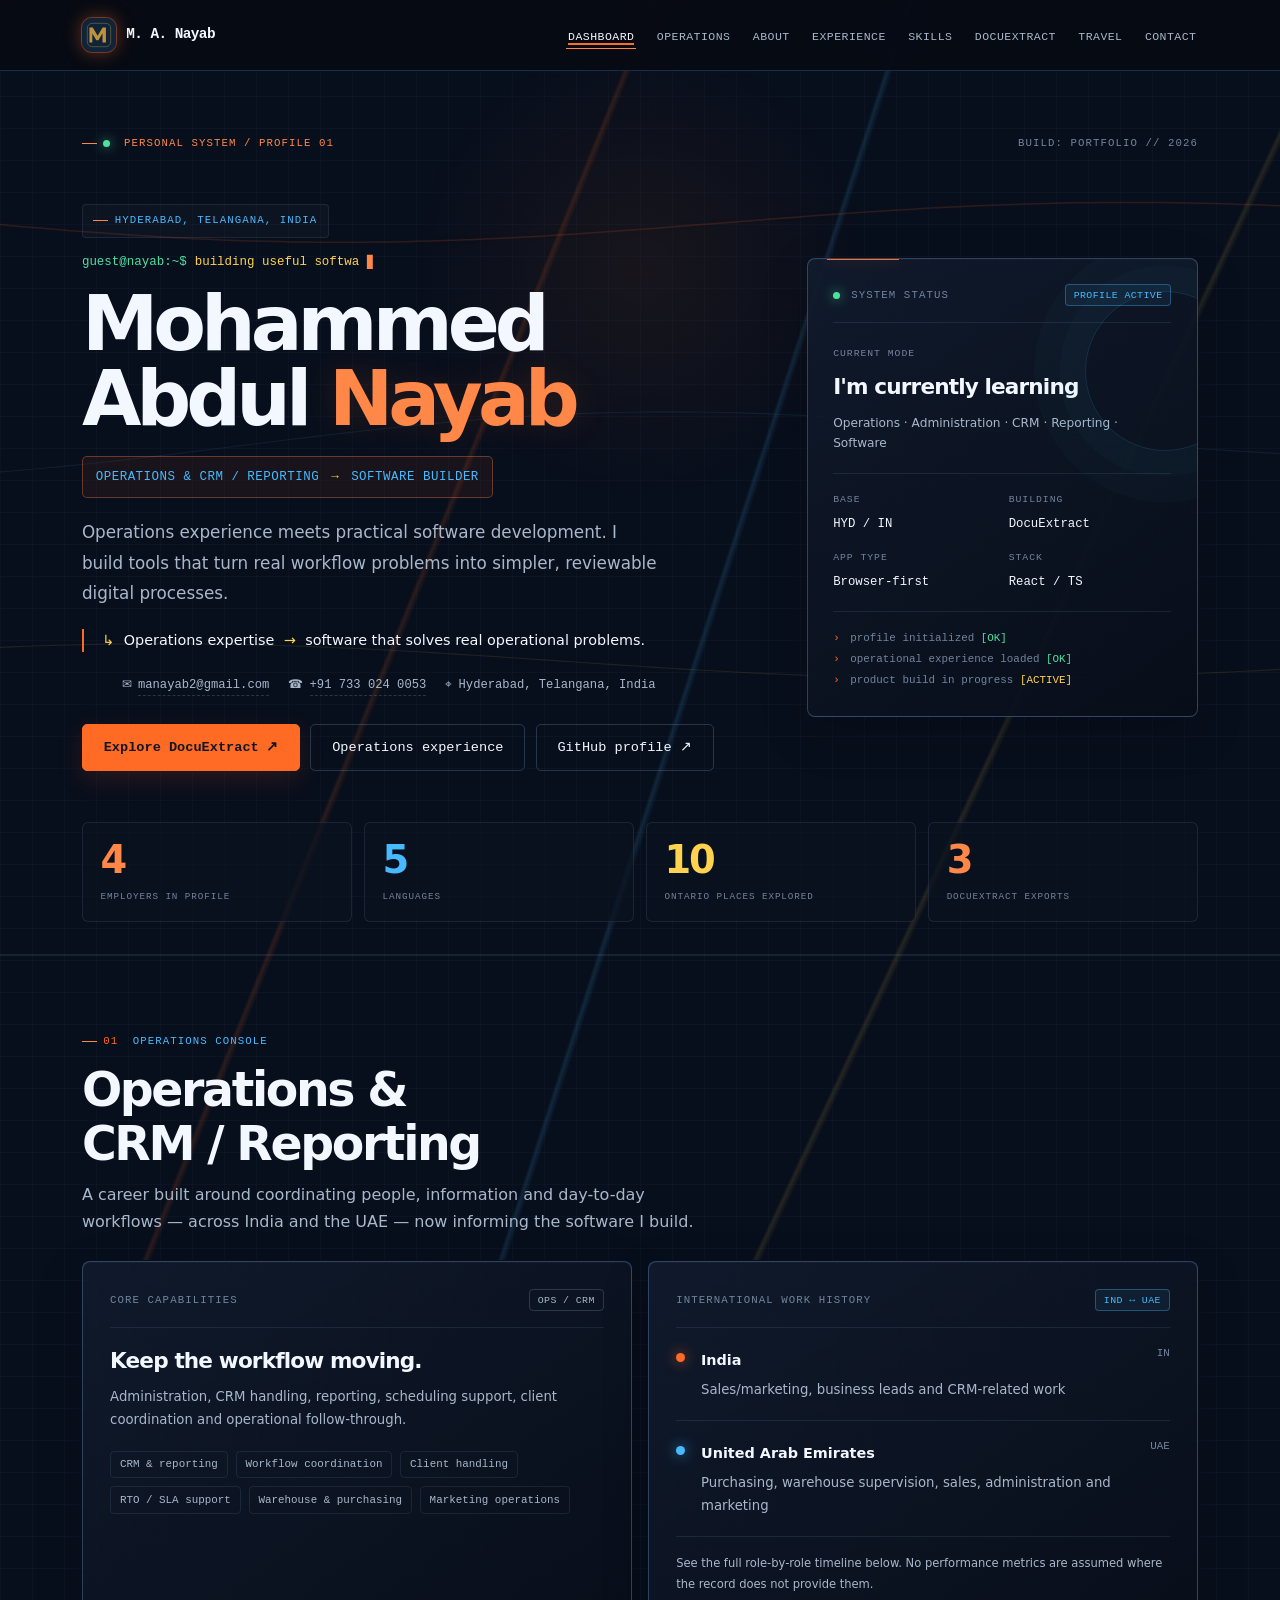
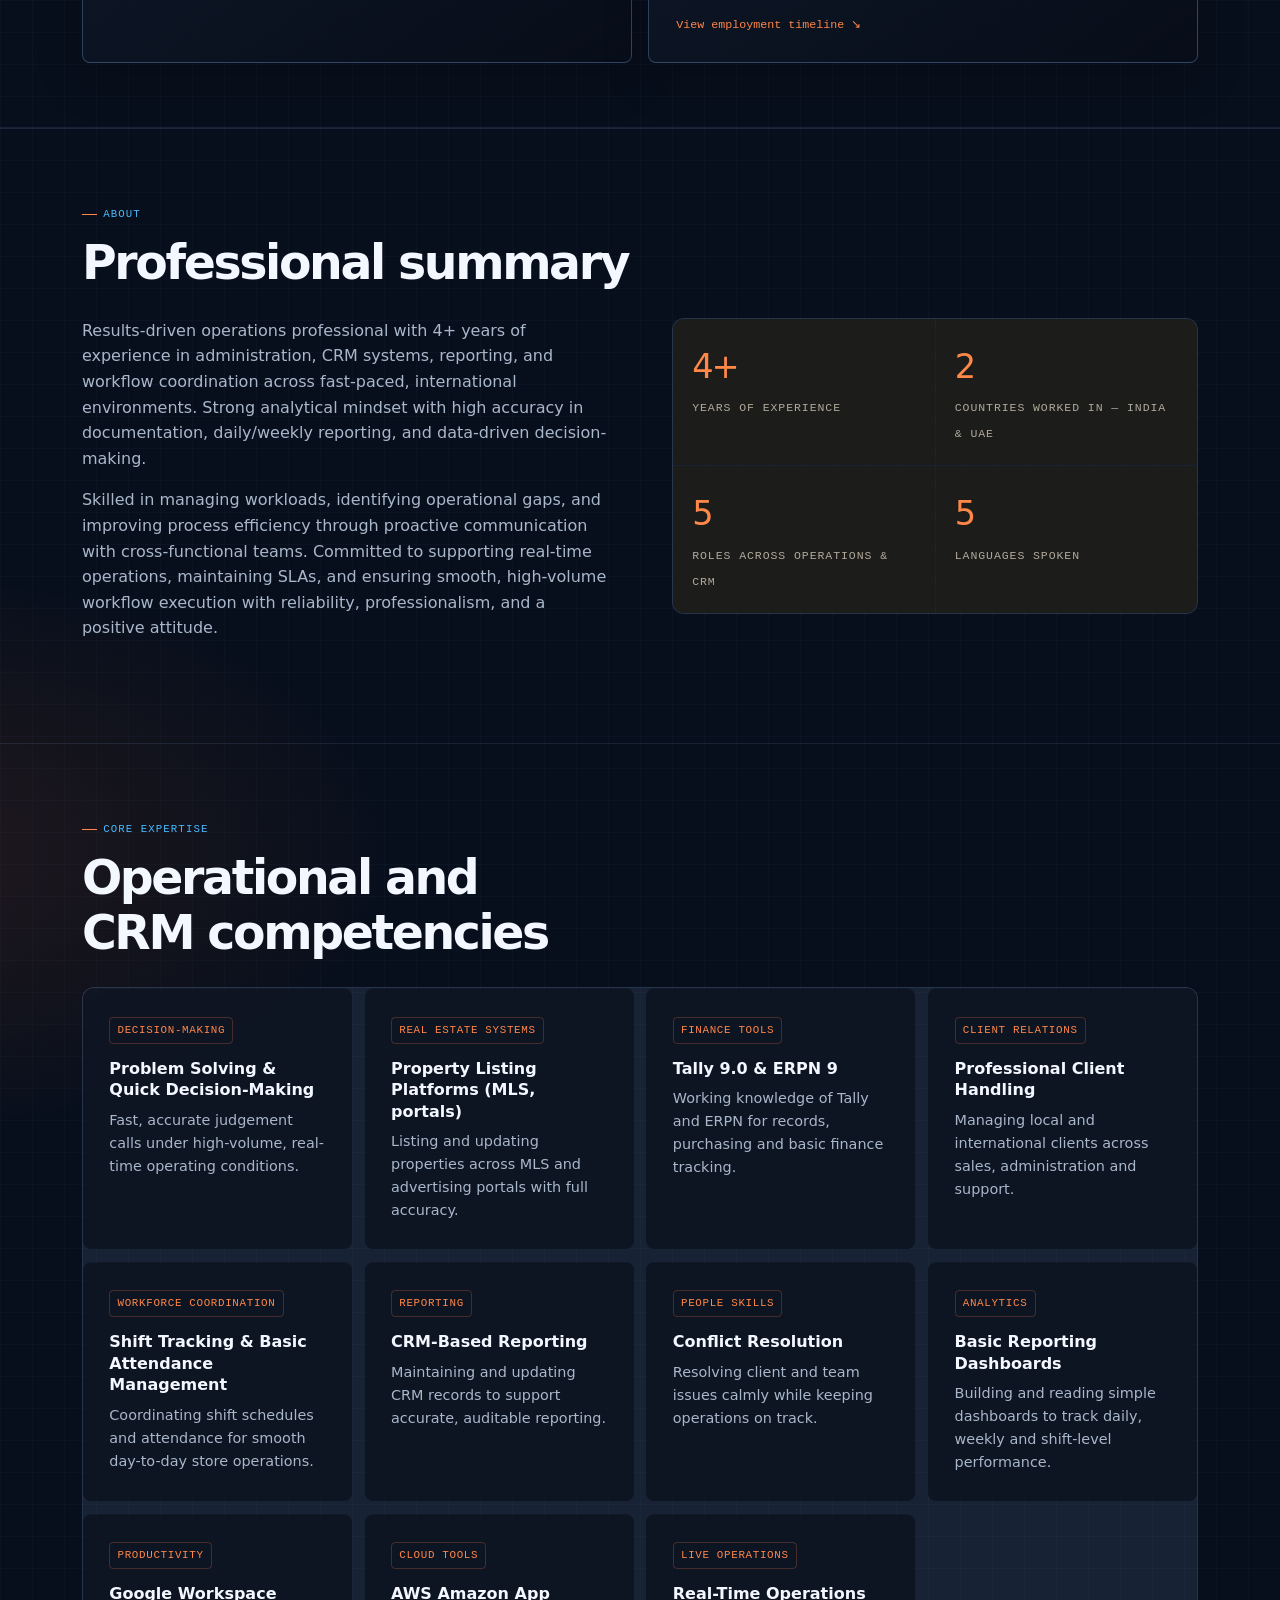
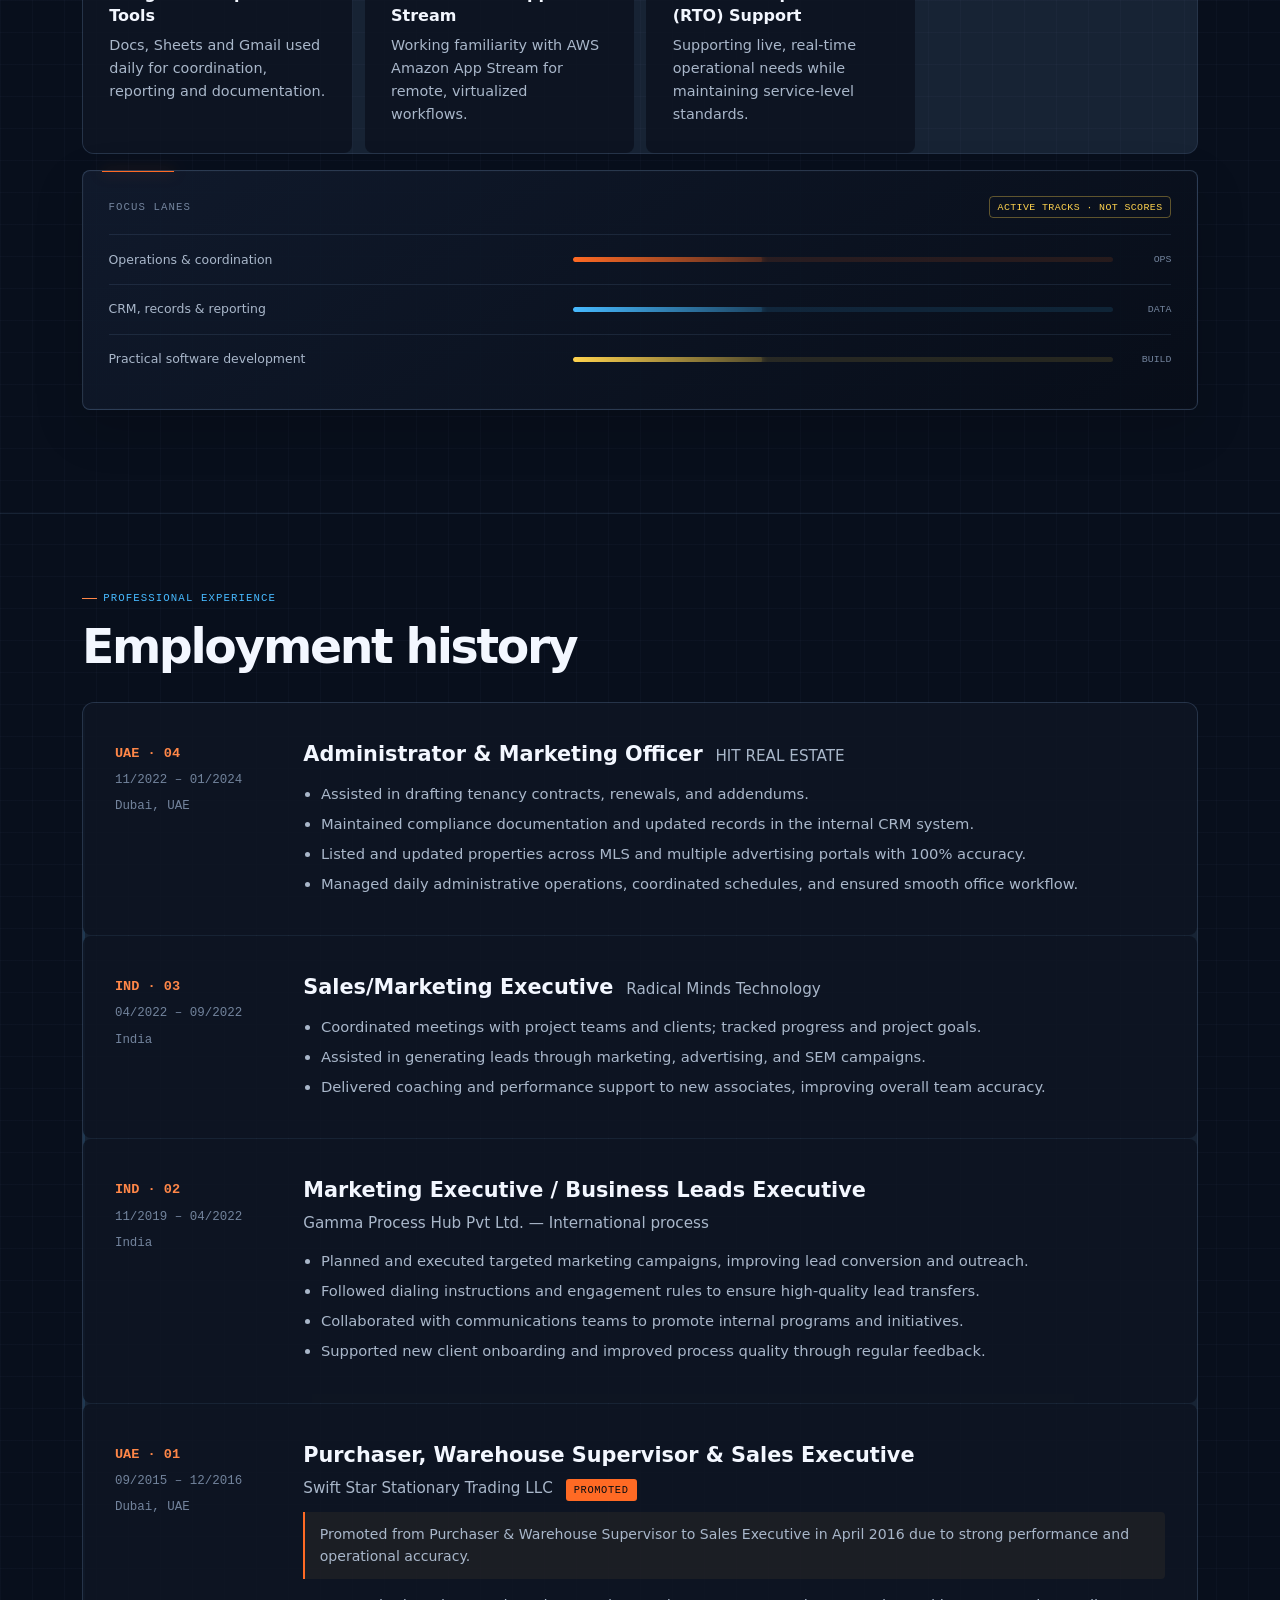
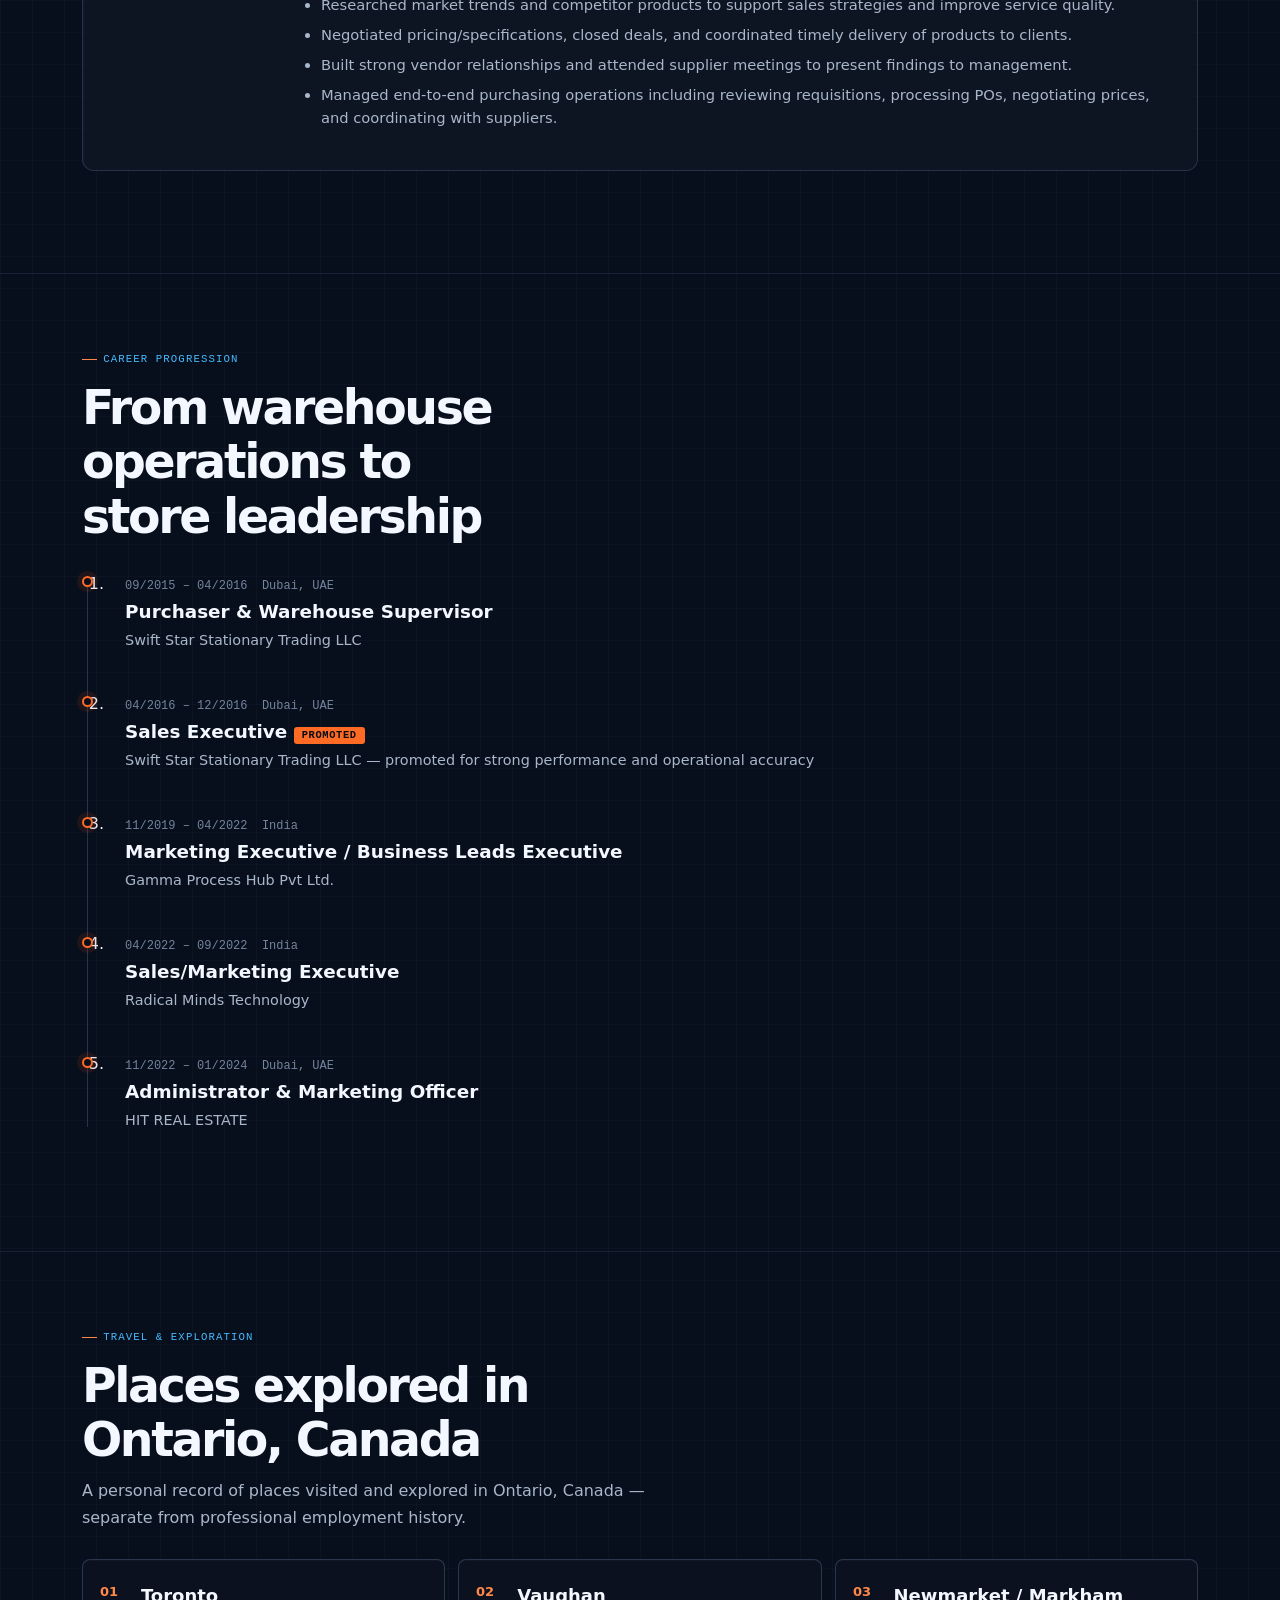
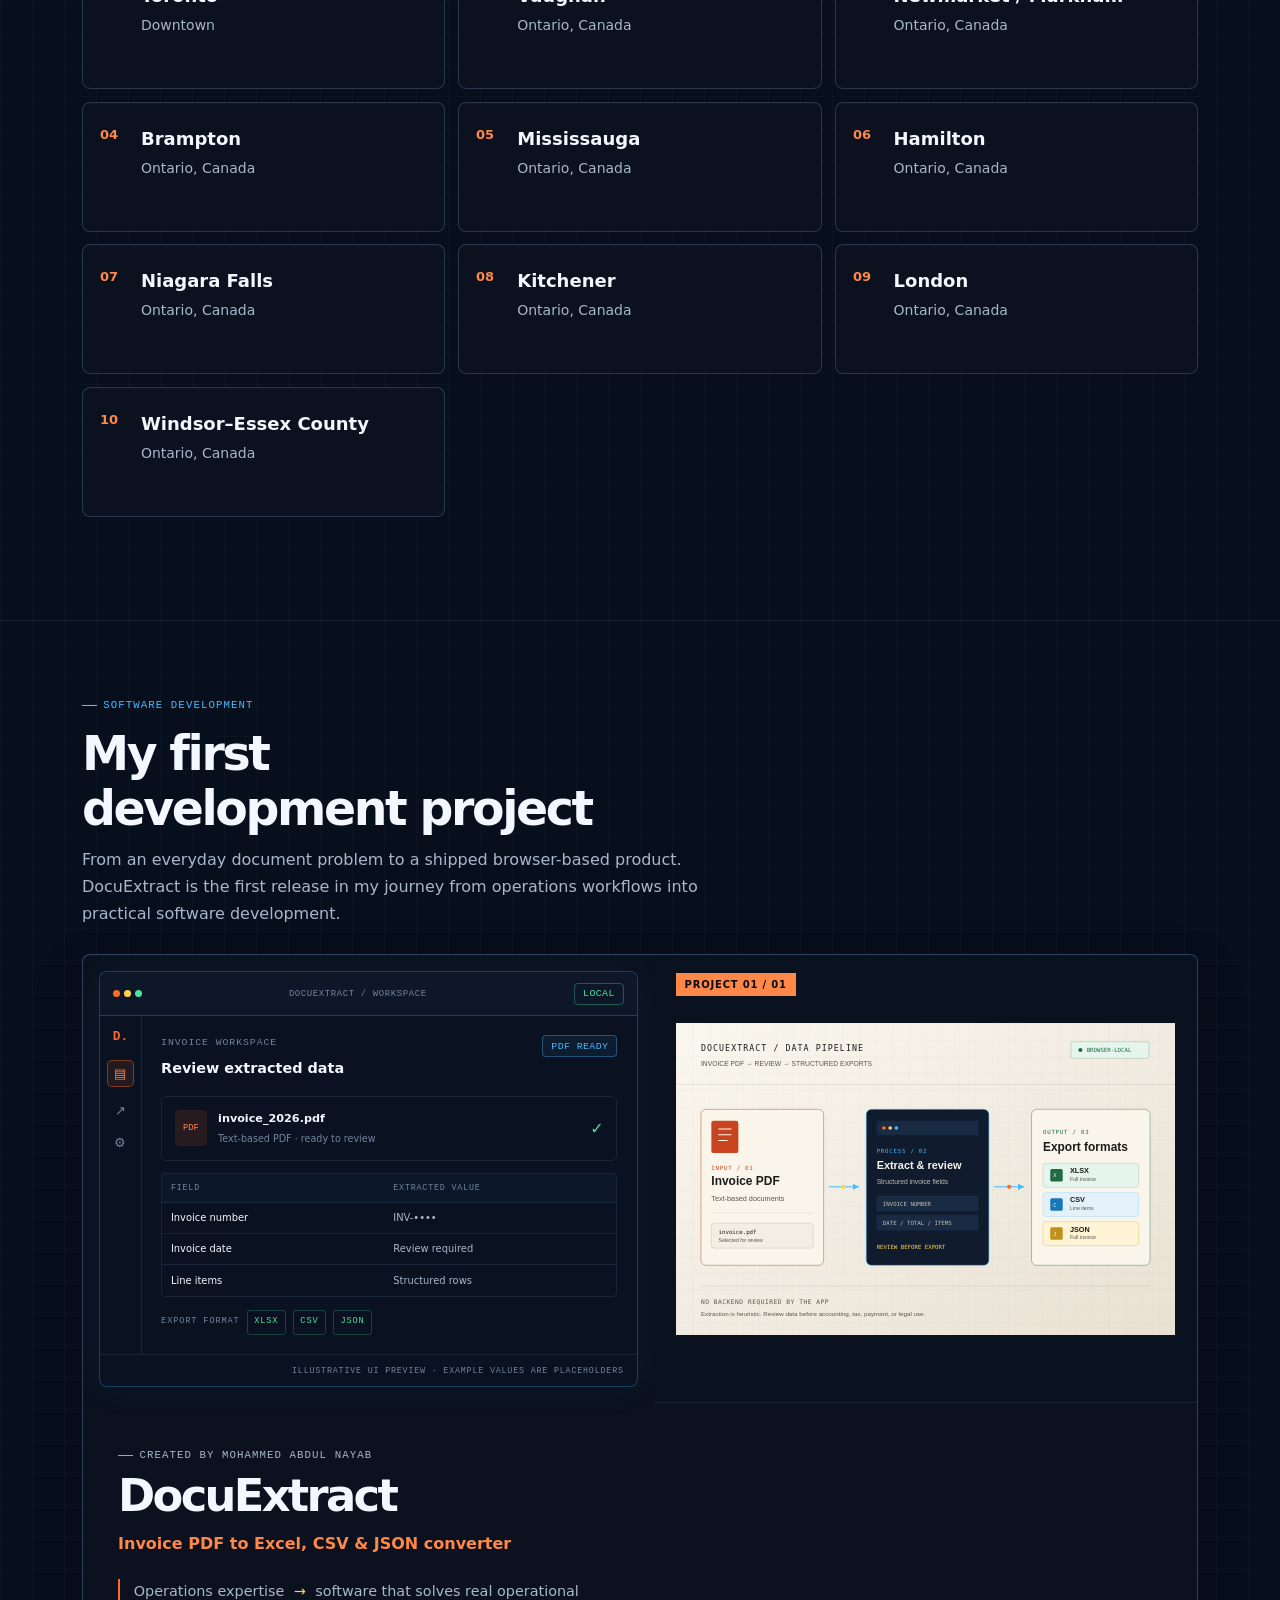
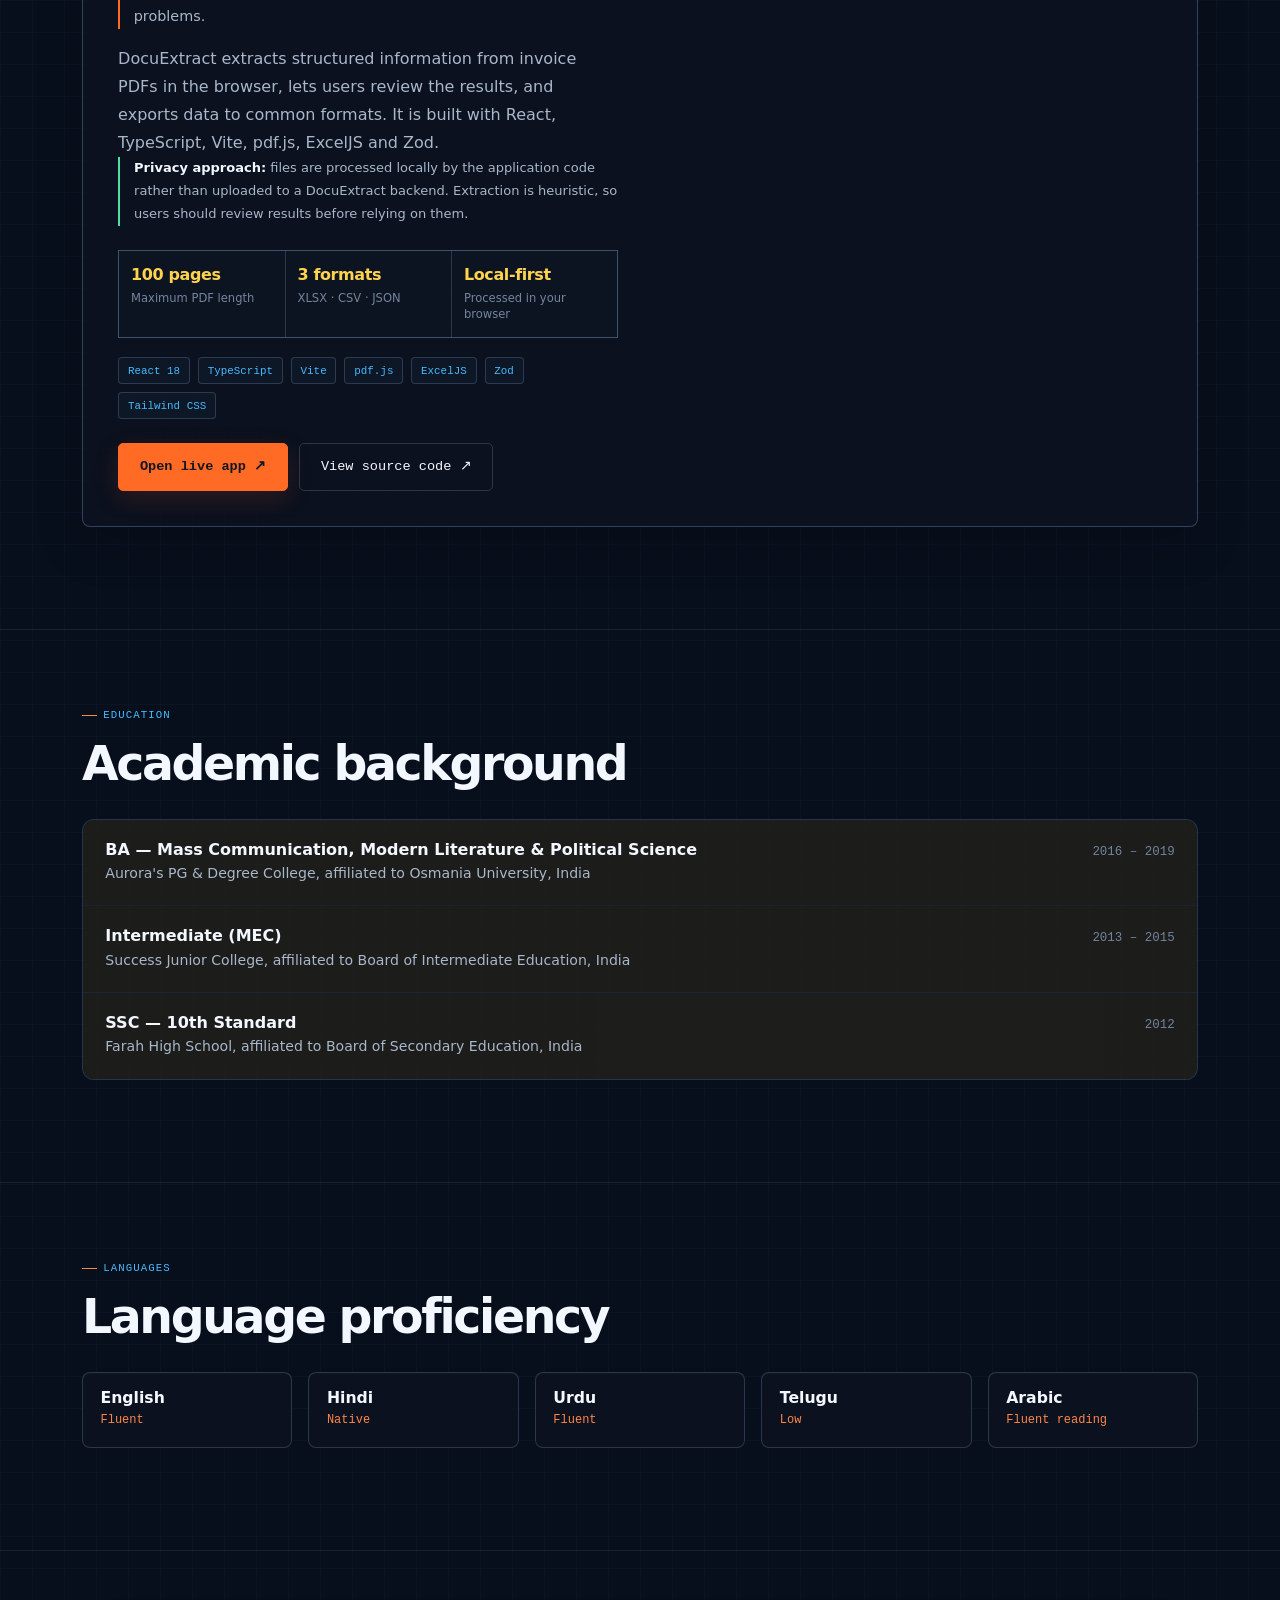
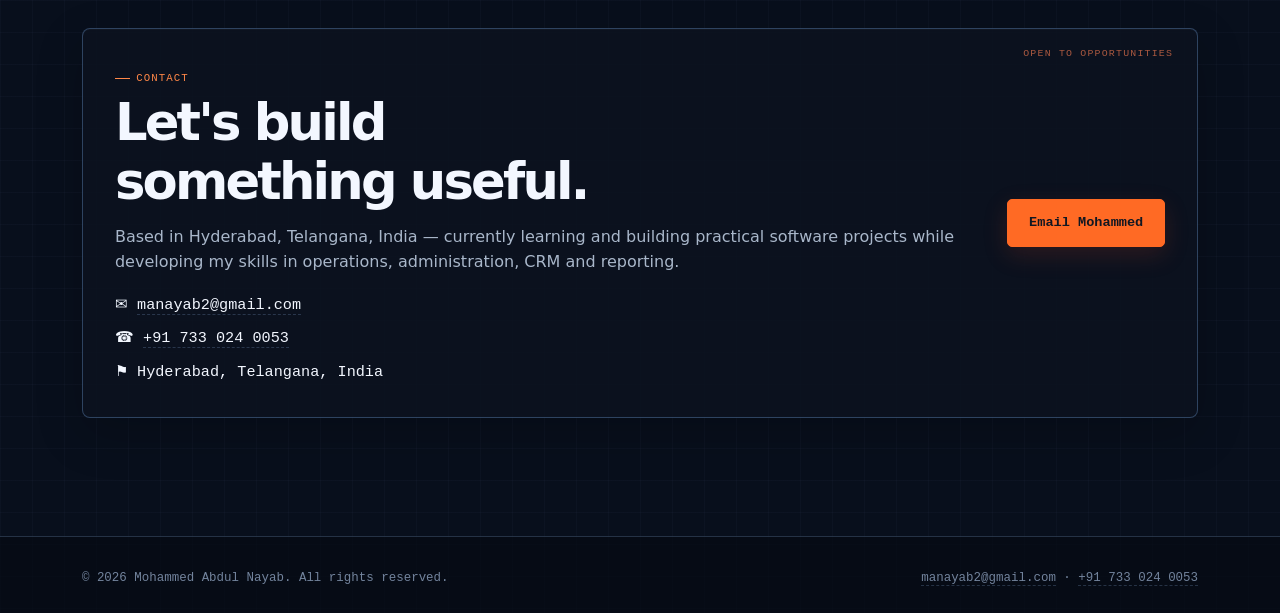
<file: index.html>
<!DOCTYPE html>
<html lang="en">
<head>
  <meta charset="UTF-8" />
  <meta name="viewport" content="width=device-width, initial-scale=1" />
  <title>Mohammed Abdul Nayab | DocuExtract Creator &amp; Operations Professional</title>
  <meta name="description" content="Mohammed Abdul Nayab is a Hyderabad-based operations and CRM professional and creator of DocuExtract, a browser-based invoice PDF to Excel, CSV and JSON converter." />
  <meta name="author" content="Mohammed Abdul Nayab" />
  <meta name="robots" content="index, follow" />
  <meta name="google-site-verification" content="LG9hgW4y64yMzHTyEO7wEkTWzpy2BdXJJF6ilYaGp9U" />
  <link rel="canonical" href="https://manayab.github.io/Portfolio/" />

  <!-- Open Graph -->
  <meta property="og:type" content="profile" />
  <meta property="og:title" content="Mohammed Abdul Nayab | DocuExtract Creator & Operations Professional" />
  <meta property="og:description" content="Meet Mohammed Abdul Nayab, creator of DocuExtract, a browser-based invoice PDF converter, with experience in operations, administration and CRM." />
  <meta property="og:url" content="https://manayab.github.io/Portfolio/" />
  <meta property="og:site_name" content="Mohammed Abdul Nayab — Portfolio" />
  <meta property="og:image" content="https://manayab.github.io/Portfolio/social-preview.svg" />
  <meta property="og:image:secure_url" content="https://manayab.github.io/Portfolio/social-preview.svg" />
  <meta property="og:image:type" content="image/svg+xml" />
  <meta property="og:image:width" content="1200" />
  <meta property="og:image:height" content="630" />
  <meta property="og:image:alt" content="Mohammed Abdul Nayab — developer portfolio, DocuExtract, web projects and operations experience" />
  <meta property="og:locale" content="en_IN" />
  <meta property="profile:first_name" content="Mohammed Abdul" />
  <meta property="profile:last_name" content="Nayab" />

  <!-- Twitter / X Card -->
  <meta name="twitter:card" content="summary_large_image" />
  <meta name="color-scheme" content="dark" />
  <meta name="referrer" content="strict-origin-when-cross-origin" />
  <meta name="twitter:title" content="Mohammed Abdul Nayab | Operations, Administration & CRM Professional" />
  <meta name="twitter:description" content="Operations, administration and CRM professional based in Hyderabad, India, with professional experience in India and the UAE and travel experience in Canada." />
  <meta name="twitter:image" content="https://manayab.github.io/Portfolio/social-preview.svg" />
  <meta name="twitter:image:alt" content="Mohammed Abdul Nayab — developer portfolio, DocuExtract, web projects and operations experience" />

  <link rel="icon" href="favicon.svg" type="image/svg+xml" />
  <link rel="manifest" href="manifest.webmanifest" />
  <meta name="theme-color" content="#080d18" />

  <!-- System font stacks avoid third-party font requests and font-swap layout work. -->

  <link rel="stylesheet" href="styles.css?v=20261029-perf" />
  <link rel="stylesheet" href="motion.css?v=20261030-motion" />

  <script type="application/ld+json">
  {
    "@context": "https://schema.org",
    "@graph": [
      {
        "@type": "Person",
        "@id": "https://manayab.github.io/Portfolio/#person",
        "name": "Mohammed Abdul Nayab",
        "email": "mailto:manayab2@gmail.com",
        "telephone": "+91-733-024-0053",
        "jobTitle": "Operations, Administration & CRM Professional",
        "sameAs": ["https://github.com/MANayab", "https://github.com/MANayab/DocuExtract"],
        "url": "https://manayab.github.io/Portfolio/",
        "address": {
          "@type": "PostalAddress",
          "addressLocality": "Hyderabad",
          "addressRegion": "Telangana",
          "addressCountry": "IN"
        },
        "knowsLanguage": ["English", "Hindi", "Urdu", "Telugu", "Arabic"],
        "alumniOf": [
          {
            "@type": "CollegeOrUniversity",
            "name": "Aurora's PG & Degree College (affiliated to Osmania University)"
          },
          {
            "@type": "EducationalOrganization",
            "name": "Success Junior College"
          },
          {
            "@type": "EducationalOrganization",
            "name": "Farah High School"
          }
        ],
        "hasOccupation": [

          {
            "@type": "Occupation",
            "name": "Administrator & Marketing Officer",
            "occupationLocation": { "@type": "City", "name": "Dubai, UAE" }
          },
          {
            "@type": "Occupation",
            "name": "Sales/Marketing Executive",
            "occupationLocation": { "@type": "Country", "name": "India" }
          },
          {
            "@type": "Occupation",
            "name": "Marketing Executive / Business Leads Executive",
            "occupationLocation": { "@type": "Country", "name": "India" }
          },
          {
            "@type": "Occupation",
            "name": "Purchaser, Warehouse Supervisor & Sales Executive",
            "occupationLocation": { "@type": "City", "name": "Dubai, UAE" }
          }
        ]
      },
      {
        "@type": "SoftwareApplication",
        "@id": "https://manayab.github.io/Portfolio/#docuextract",
        "name": "DocuExtract",
        "applicationCategory": "BusinessApplication",
        "operatingSystem": "Any modern browser",
        "description": "Browser-based invoice PDF extraction to XLSX, CSV and JSON with a review step before export.",
        "url": "https://manayab.github.io/DocuExtract/",
        "codeRepository": "https://github.com/MANayab/DocuExtract",
        "creator": { "@id": "https://manayab.github.io/Portfolio/#person" }
      },
      {
        "@type": "ProfilePage",
        "@id": "https://manayab.github.io/Portfolio/#profilepage",
        "url": "https://manayab.github.io/Portfolio/",
        "name": "Mohammed Abdul Nayab | DocuExtract Creator & Operations Professional",
        "mainEntity": { "@id": "https://manayab.github.io/Portfolio/#person" },
        "about": { "@id": "https://manayab.github.io/Portfolio/#docuextract" },
        "inLanguage": "en"
      },
      {
        "@type": "ItemList",
        "@id": "https://manayab.github.io/Portfolio/#experience",
        "name": "Professional Experience",
        "itemListOrder": "https://schema.org/ItemListOrderDescending",
        "itemListElement": [

          {
            "@type": "ListItem",
            "position": 1,
            "item": {
              "@type": "OrganizeAction",
              "name": "Administrator & Marketing Officer at HIT REAL ESTATE",
              "startTime": "2022-11",
              "endTime": "2024-01",
              "location": { "@type": "City", "name": "Dubai, UAE" }
            }
          },
          {
            "@type": "ListItem",
            "position": 2,
            "item": {
              "@type": "OrganizeAction",
              "name": "Sales/Marketing Executive at Radical Minds Technology",
              "startTime": "2022-04",
              "endTime": "2022-09",
              "location": { "@type": "Country", "name": "India" }
            }
          },
          {
            "@type": "ListItem",
            "position": 3,
            "item": {
              "@type": "OrganizeAction",
              "name": "Marketing Executive/Business Leads Executive at Gamma Process Hub Pvt Ltd",
              "startTime": "2019-11",
              "endTime": "2022-04",
              "location": { "@type": "Country", "name": "India" }
            }
          },
          {
            "@type": "ListItem",
            "position": 4,
            "item": {
              "@type": "OrganizeAction",
              "name": "Purchaser, Warehouse Supervisor & Sales Executive (Promoted Apr 2016) at Swift Star Stationary Trading LLC",
              "startTime": "2015-09",
              "endTime": "2016-12",
              "location": { "@type": "City", "name": "Dubai, UAE" }
            }
          }
        ]
      },
      {
        "@type": "BreadcrumbList",
        "@id": "https://manayab.github.io/Portfolio/#breadcrumb",
        "itemListElement": [
          {
            "@type": "ListItem",
            "position": 1,
            "name": "Home",
            "item": "https://manayab.github.io/Portfolio/"
          }
        ]
      }
    ]
  }
  </script>
</head>
<body>
  <a class="skip-link" href="#main">Skip to main content</a>
  <canvas class="signal-canvas" id="signalCanvas" aria-hidden="true"></canvas>

  <header class="site-header">
    <div class="container nav-bar">
      <a class="brand" href="#top">
        <img class="brand-mark" src="favicon.svg" alt="" width="34" height="34" />
        <span>M. A. Nayab</span>
      </a>
      <button class="nav-toggle" id="navToggle" aria-expanded="false" aria-controls="siteNav">
        <svg viewBox="0 0 24 24" fill="none" stroke="currentColor" stroke-width="2" aria-hidden="true" focusable="false">
          <path d="M4 6h16M4 12h16M4 18h16" />
        </svg>
        <span style="position:absolute;left:-9999px;">Toggle navigation</span>
      </button>
      <nav class="site-nav" id="siteNav" aria-label="Primary">
        <ul>
          <li><a href="#top">Dashboard</a></li>
          <li><a href="#ops-dashboard">Operations</a></li>
          <li><a href="#about">About</a></li>
          <li><a href="#experience">Experience</a></li>
          <li><a href="#expertise">Skills</a></li>
          <li><a href="#projects">DocuExtract</a></li>
          <li><a href="#international">Travel</a></li>
          <li><a href="#contact">Contact</a></li>
        </ul>
      </nav>
    </div>
  </header>

  <main id="main" tabindex="-1">

    <!-- DASHBOARD HERO -->
    <section class="hero dashboard-hero" id="top" aria-labelledby="hero-heading">
      <div class="container">
        <div class="dashboard-topline">
          <span class="eyebrow"><span class="status-dot" aria-hidden="true"></span> PERSONAL SYSTEM / PROFILE 01</span>
          <span class="mono muted">BUILD: PORTFOLIO // 2026</span>
        </div>
        <div class="hero-grid">
          <div class="hero-copy">
            <p class="eyebrow hero-kicker">Hyderabad, Telangana, India</p>
            <p class="terminal-line"><span aria-hidden="true">guest@nayab:~$</span> <span id="terminalText">whoami</span><span class="terminal-cursor" aria-hidden="true">▋</span></p>
            <h1 id="hero-heading">Mohammed Abdul <span>Nayab</span></h1>
            <p class="hero-role">OPERATIONS &amp; CRM / REPORTING <span class="role-divider">→</span> SOFTWARE BUILDER</p>
            <p class="hero-summary">Operations experience meets practical software development. I build tools that turn real workflow problems into simpler, reviewable digital processes.</p>
            <p class="bridge-line"><span class="bridge-mark" aria-hidden="true">↳</span> Operations expertise <span>→</span> software that solves real operational problems.</p>
            <ul class="hero-meta">
              <li><span aria-hidden="true">✉</span> <a href="mailto:manayab2@gmail.com">manayab2@gmail.com</a></li>
              <li><span aria-hidden="true">☎</span> <a href="tel:+917330240053">+91 733 024 0053</a></li>
              <li><span aria-hidden="true">⌖</span> Hyderabad, Telangana, India</li>
            </ul>
            <div class="hero-cta">
              <a class="btn btn-primary" href="#projects">Explore DocuExtract <span aria-hidden="true">↗</span></a>
              <a class="btn btn-ghost" href="#experience">Operations experience</a>
              <a class="btn btn-ghost" href="https://github.com/MANayab" target="_blank" rel="noopener noreferrer">GitHub profile ↗</a>
            </div>
          </div>
          <aside class="status-panel panel" aria-label="Current profile status">
            <div class="panel-heading"><span><span class="status-dot" aria-hidden="true"></span> SYSTEM STATUS</span><span class="chip chip-blue">PROFILE ACTIVE</span></div>
            <div class="status-main"><span class="status-label">CURRENT MODE</span><strong>I'm currently learning</strong><span class="status-sub">Operations · Administration · CRM · Reporting · Software</span></div>
            <div class="status-grid">
              <div><span class="status-label">BASE</span><strong>HYD / IN</strong></div>
              <div><span class="status-label">BUILDING</span><strong>DocuExtract</strong></div>
              <div><span class="status-label">APP TYPE</span><strong>Browser-first</strong></div>
              <div><span class="status-label">STACK</span><strong>React / TS</strong></div>
            </div>
            <div class="terminal-output"><span class="terminal-prompt">›</span> profile initialized <span class="output-ok">[OK]</span><br><span class="terminal-prompt">›</span> operational experience loaded <span class="output-ok">[OK]</span><br><span class="terminal-prompt">›</span> product build in progress <span class="output-warn">[ACTIVE]</span></div>
          </aside>
        </div>
        <div class="kpi-strip" aria-label="Portfolio highlights">
          <div class="kpi"><strong data-count="4">4</strong><span>EMPLOYERS IN PROFILE</span></div>
          <div class="kpi kpi-blue"><strong data-count="5">5</strong><span>LANGUAGES</span></div>
          <div class="kpi kpi-yellow"><strong data-count="10">10</strong><span>ONTARIO PLACES EXPLORED</span></div>
          <div class="kpi"><strong data-count="3">3</strong><span>DOCUEXTRACT EXPORTS</span></div>
        </div>
      </div>
    </section>

    <!-- OPERATIONS FIRST: EXPERIENCE IS IMMEDIATELY VISIBLE -->
    <section class="ops-dashboard section-dashboard" id="ops-dashboard" aria-labelledby="ops-dashboard-heading">
      <div class="container">
        <div class="section-head dashboard-section-head">
          <p class="eyebrow"><span class="section-index">01</span> OPERATIONS CONSOLE</p>
          <h2 id="ops-dashboard-heading">Operations &amp; CRM / Reporting</h2>
          <p class="section-intro">A career built around coordinating people, information and day-to-day workflows — across India and the UAE — now informing the software I build.</p>
        </div>
        <div class="ops-overview-grid">
          <article class="panel ops-focus">
            <div class="panel-heading"><span>CORE CAPABILITIES</span><span class="chip">OPS / CRM</span></div>
            <h3>Keep the workflow moving.</h3>
            <p>Administration, CRM handling, reporting, scheduling support, client coordination and operational follow-through.</p>
            <div class="capability-tags"><span>CRM &amp; reporting</span><span>Workflow coordination</span><span>Client handling</span><span>RTO / SLA support</span><span>Warehouse &amp; purchasing</span><span>Marketing operations</span></div>
          </article>
          <article class="panel ops-route">
            <div class="panel-heading"><span>INTERNATIONAL WORK HISTORY</span><span class="chip chip-blue">IND ↔ UAE</span></div>
            <div class="route-row"><span class="route-node"></span><div><strong>India</strong><p>Sales/marketing, business leads and CRM-related work</p></div><span class="route-tag">IN</span></div>
            <div class="route-row"><span class="route-node route-node-blue"></span><div><strong>United Arab Emirates</strong><p>Purchasing, warehouse supervision, sales, administration and marketing</p></div><span class="route-tag">UAE</span></div>
            <p class="route-note">See the full role-by-role timeline below. No performance metrics are assumed where the record does not provide them.</p>
            <a class="text-link" href="#experience">View employment timeline <span aria-hidden="true">↘</span></a>
          </article>
        </div>
      </div>
    </section>

    <!-- ABOUT -->
    <section id="about" aria-labelledby="about-heading">
      <div class="container">
        <div class="section-head">
          <p class="eyebrow">About</p>
          <h2 id="about-heading">Professional summary</h2>
        </div>
        <div class="about-layout">
          <div class="about-body">
            <p>
              Results-driven operations professional with 4+ years of experience in administration,
              CRM systems, reporting, and workflow coordination across fast-paced, international
              environments. Strong analytical mindset with high accuracy in documentation,
              daily/weekly reporting, and data-driven decision-making.
            </p>
            <p>
              Skilled in managing workloads, identifying operational gaps, and improving process
              efficiency through proactive communication with cross-functional teams. Committed to
              supporting real-time operations, maintaining SLAs, and ensuring smooth, high-volume
              workflow execution with reliability, professionalism, and a positive attitude.
            </p>
          </div>
          <div class="about-stats" role="list" aria-label="Career snapshot">
            <div role="listitem">
              <span class="stat-value">4+</span>
              <span class="stat-label">Years of experience</span>
            </div>
            <div role="listitem">
              <span class="stat-value">2</span>
              <span class="stat-label">Countries worked in — India &amp; UAE</span>
            </div>
            <div role="listitem">
              <span class="stat-value">5</span>
              <span class="stat-label">Roles across operations &amp; CRM</span>
            </div>
            <div role="listitem">
              <span class="stat-value">5</span>
              <span class="stat-label">Languages spoken</span>
            </div>
          </div>
        </div>
      </div>
    </section>

    <!-- CORE EXPERTISE -->
    <section id="expertise" aria-labelledby="expertise-heading">
      <div class="container">
        <div class="section-head">
          <p class="eyebrow">Core expertise</p>
          <h2 id="expertise-heading">Operational and CRM competencies</h2>
        </div>
        <div class="expertise-grid">
          <div class="expertise-item">
            <span class="expertise-tag">Decision-making</span>
            <h3>Problem Solving &amp; Quick Decision-Making</h3>
            <p>Fast, accurate judgement calls under high-volume, real-time operating conditions.</p>
          </div>
          <div class="expertise-item">
            <span class="expertise-tag">Real estate systems</span>
            <h3>Property Listing Platforms (MLS, portals)</h3>
            <p>Listing and updating properties across MLS and advertising portals with full accuracy.</p>
          </div>
          <div class="expertise-item">
            <span class="expertise-tag">Finance tools</span>
            <h3>Tally 9.0 &amp; ERPN 9</h3>
            <p>Working knowledge of Tally and ERPN for records, purchasing and basic finance tracking.</p>
          </div>
          <div class="expertise-item">
            <span class="expertise-tag">Client relations</span>
            <h3>Professional Client Handling</h3>
            <p>Managing local and international clients across sales, administration and support.</p>
          </div>
          <div class="expertise-item">
            <span class="expertise-tag">Workforce coordination</span>
            <h3>Shift Tracking &amp; Basic Attendance Management</h3>
            <p>Coordinating shift schedules and attendance for smooth day-to-day store operations.</p>
          </div>
          <div class="expertise-item">
            <span class="expertise-tag">Reporting</span>
            <h3>CRM-Based Reporting</h3>
            <p>Maintaining and updating CRM records to support accurate, auditable reporting.</p>
          </div>
          <div class="expertise-item">
            <span class="expertise-tag">People skills</span>
            <h3>Conflict Resolution</h3>
            <p>Resolving client and team issues calmly while keeping operations on track.</p>
          </div>
          <div class="expertise-item">
            <span class="expertise-tag">Analytics</span>
            <h3>Basic Reporting Dashboards</h3>
            <p>Building and reading simple dashboards to track daily, weekly and shift-level performance.</p>
          </div>
          <div class="expertise-item">
            <span class="expertise-tag">Productivity</span>
            <h3>Google Workspace Tools</h3>
            <p>Docs, Sheets and Gmail used daily for coordination, reporting and documentation.</p>
          </div>
          <div class="expertise-item">
            <span class="expertise-tag">Cloud tools</span>
            <h3>AWS Amazon App Stream</h3>
            <p>Working familiarity with AWS Amazon App Stream for remote, virtualized workflows.</p>
          </div>
          <div class="expertise-item">
            <span class="expertise-tag">Live operations</span>
            <h3>Real-Time Operations (RTO) Support</h3>
            <p>Supporting live, real-time operational needs while maintaining service-level standards.</p>
          </div>
        </div>
        <div class="focus-lanes panel" aria-label="Focus areas; visual bars are decorative and do not represent proficiency scores">
          <div class="panel-heading"><span>FOCUS LANES</span><span class="chip chip-yellow">ACTIVE TRACKS · NOT SCORES</span></div>
          <div class="focus-lane"><span>Operations &amp; coordination</span><div class="signal-track" aria-hidden="true"><i></i></div><span class="lane-code">OPS</span></div>
          <div class="focus-lane"><span>CRM, records &amp; reporting</span><div class="signal-track signal-blue" aria-hidden="true"><i></i></div><span class="lane-code">DATA</span></div>
          <div class="focus-lane"><span>Practical software development</span><div class="signal-track signal-yellow" aria-hidden="true"><i></i></div><span class="lane-code">BUILD</span></div>
        </div>
      </div>
    </section>

    <!-- PROFESSIONAL EXPERIENCE -->
    <section id="experience" aria-labelledby="experience-heading">
      <div class="container">
        <div class="section-head">
          <p class="eyebrow">Professional experience</p>
          <h2 id="experience-heading">Employment history</h2>
        </div>

        <div class="experience-list">

          <article class="experience-item">
            <div class="experience-when">
              <span class="code">UAE · 04</span>
              <time datetime="2022-11/2024-01">11/2022 – 01/2024</time>
              <span>Dubai, UAE</span>
            </div>
            <div>
              <div class="experience-header">
                <h3>Administrator &amp; Marketing Officer</h3>
                <span class="org">HIT REAL ESTATE</span>
              </div>
              <ul>
                <li>Assisted in drafting tenancy contracts, renewals, and addendums.</li>
                <li>Maintained compliance documentation and updated records in the internal CRM system.</li>
                <li>Listed and updated properties across MLS and multiple advertising portals with 100% accuracy.</li>
                <li>Managed daily administrative operations, coordinated schedules, and ensured smooth office workflow.</li>
              </ul>
            </div>
          </article>

          <article class="experience-item">
            <div class="experience-when">
              <span class="code">IND · 03</span>
              <time datetime="2022-04/2022-09">04/2022 – 09/2022</time>
              <span>India</span>
            </div>
            <div>
              <div class="experience-header">
                <h3>Sales/Marketing Executive</h3>
                <span class="org">Radical Minds Technology</span>
              </div>
              <ul>
                <li>Coordinated meetings with project teams and clients; tracked progress and project goals.</li>
                <li>Assisted in generating leads through marketing, advertising, and SEM campaigns.</li>
                <li>Delivered coaching and performance support to new associates, improving overall team accuracy.</li>
              </ul>
            </div>
          </article>

          <article class="experience-item">
            <div class="experience-when">
              <span class="code">IND · 02</span>
              <time datetime="2019-11/2022-04">11/2019 – 04/2022</time>
              <span>India</span>
            </div>
            <div>
              <div class="experience-header">
                <h3>Marketing Executive / Business Leads Executive</h3>
                <span class="org">Gamma Process Hub Pvt Ltd. — International process</span>
              </div>
              <ul>
                <li>Planned and executed targeted marketing campaigns, improving lead conversion and outreach.</li>
                <li>Followed dialing instructions and engagement rules to ensure high-quality lead transfers.</li>
                <li>Collaborated with communications teams to promote internal programs and initiatives.</li>
                <li>Supported new client onboarding and improved process quality through regular feedback.</li>
              </ul>
            </div>
          </article>

          <article class="experience-item">
            <div class="experience-when">
              <span class="code">UAE · 01</span>
              <time datetime="2015-09/2016-12">09/2015 – 12/2016</time>
              <span>Dubai, UAE</span>
            </div>
            <div>
              <div class="experience-header">
                <h3>Purchaser, Warehouse Supervisor &amp; Sales Executive</h3>
                <span class="org">Swift Star Stationary Trading LLC</span>
                <span class="badge-promoted">Promoted</span>
              </div>
              <p class="promotion-note">
                Promoted from Purchaser &amp; Warehouse Supervisor to Sales Executive in April 2016
                due to strong performance and operational accuracy.
              </p>
              <ul>
                <li>Researched market trends and competitor products to support sales strategies and improve service quality.</li>
                <li>Negotiated pricing/specifications, closed deals, and coordinated timely delivery of products to clients.</li>
                <li>Built strong vendor relationships and attended supplier meetings to present findings to management.</li>
                <li>Managed end-to-end purchasing operations including reviewing requisitions, processing POs, negotiating prices, and coordinating with suppliers.</li>
              </ul>
            </div>
          </article>

        </div>
      </div>
    </section>

    <!-- CAREER PROGRESSION -->
    <section id="progression" aria-labelledby="progression-heading">
      <div class="container">
        <div class="section-head">
          <p class="eyebrow">Career progression</p>
          <h2 id="progression-heading">From warehouse operations to store leadership</h2>
        </div>

        <ol class="progress-track">
          <li class="progress-step">
            <div class="step-meta">
              <span>09/2015 – 04/2016</span>
              <span>Dubai, UAE</span>
            </div>
            <h3>Purchaser &amp; Warehouse Supervisor</h3>
            <span class="org">Swift Star Stationary Trading LLC</span>
          </li>
          <li class="progress-step">
            <div class="step-meta">
              <span>04/2016 – 12/2016</span>
              <span>Dubai, UAE</span>
            </div>
            <h3>Sales Executive <span class="badge-promoted">Promoted</span></h3>
            <span class="org">Swift Star Stationary Trading LLC — promoted for strong performance and operational accuracy</span>
          </li>
          <li class="progress-step">
            <div class="step-meta">
              <span>11/2019 – 04/2022</span>
              <span>India</span>
            </div>
            <h3>Marketing Executive / Business Leads Executive</h3>
            <span class="org">Gamma Process Hub Pvt Ltd.</span>
          </li>
          <li class="progress-step">
            <div class="step-meta">
              <span>04/2022 – 09/2022</span>
              <span>India</span>
            </div>
            <h3>Sales/Marketing Executive</h3>
            <span class="org">Radical Minds Technology</span>
          </li>
          <li class="progress-step">
            <div class="step-meta">
              <span>11/2022 – 01/2024</span>
              <span>Dubai, UAE</span>
            </div>
            <h3>Administrator &amp; Marketing Officer</h3>
            <span class="org">HIT REAL ESTATE</span>
          </li>

        </ol>
      </div>
    </section>

    <!-- CANADA TRAVEL -->
    <section id="international" aria-labelledby="international-heading">
      <div class="container">
        <div class="section-head">
          <p class="eyebrow">Travel &amp; exploration</p>
          <h2 id="international-heading">Places explored in Ontario, Canada</h2>
          <p class="section-intro">A personal record of places visited and explored in Ontario, Canada — separate from professional employment history.</p>
        </div>
        <div class="travel-grid">
          <article class="travel-place"><span class="travel-number">01</span><h3>Toronto</h3><p>Downtown</p></article>
          <article class="travel-place"><span class="travel-number">02</span><h3>Vaughan</h3><p>Ontario, Canada</p></article>
          <article class="travel-place"><span class="travel-number">03</span><h3>Newmarket / Markham</h3><p>Ontario, Canada</p></article>
          <article class="travel-place"><span class="travel-number">04</span><h3>Brampton</h3><p>Ontario, Canada</p></article>
          <article class="travel-place"><span class="travel-number">05</span><h3>Mississauga</h3><p>Ontario, Canada</p></article>
          <article class="travel-place"><span class="travel-number">06</span><h3>Hamilton</h3><p>Ontario, Canada</p></article>
          <article class="travel-place"><span class="travel-number">07</span><h3>Niagara Falls</h3><p>Ontario, Canada</p></article>
          <article class="travel-place"><span class="travel-number">08</span><h3>Kitchener</h3><p>Ontario, Canada</p></article>
          <article class="travel-place"><span class="travel-number">09</span><h3>London</h3><p>Ontario, Canada</p></article>
          <article class="travel-place"><span class="travel-number">10</span><h3>Windsor–Essex County</h3><p>Ontario, Canada</p></article>
        </div>
      </div>
    </section>

    <!-- PROJECTS -->
    <section id="projects" aria-labelledby="projects-heading">
      <div class="container">
        <div class="section-head">
          <p class="eyebrow">Software development</p>
          <h2 id="projects-heading">My first development project</h2>
          <p class="section-intro">From an everyday document problem to a shipped browser-based product. DocuExtract is the first release in my journey from operations workflows into practical software development.</p>
        </div>
        <article class="project-card">
          <div class="docu-app-window" aria-label="Illustrative DocuExtract application window">
            <div class="app-window-top"><span class="app-dots" aria-hidden="true"><i></i><i></i><i></i></span><span>DOCUEXTRACT / WORKSPACE</span><span class="chip chip-green">LOCAL</span></div>
            <div class="app-window-body">
              <div class="app-sidebar"><span class="app-side-mark">D.</span><span class="app-side-active">▤</span><span>↗</span><span>⚙</span></div>
              <div class="app-workspace"><div class="app-workspace-head"><div><span class="status-label">INVOICE WORKSPACE</span><strong>Review extracted data</strong></div><span class="chip chip-blue">PDF READY</span></div>
                <div class="app-file-row"><span class="file-icon">PDF</span><div><strong>invoice_2026.pdf</strong><span>Text-based PDF · ready to review</span></div><span class="output-ok">✓</span></div>
                <div class="app-data-table"><div><span>FIELD</span><span>EXTRACTED VALUE</span></div><div><span>Invoice number</span><b>INV-••••</b></div><div><span>Invoice date</span><b>Review required</b></div><div><span>Line items</span><b>Structured rows</b></div></div>
                <div class="app-export-row"><span>EXPORT FORMAT</span><span class="export-pill">XLSX</span><span class="export-pill">CSV</span><span class="export-pill">JSON</span></div>
              </div>
            </div>
            <p class="app-window-caption">ILLUSTRATIVE UI PREVIEW · EXAMPLE VALUES ARE PLACEHOLDERS</p>
          </div>
          <div class="project-visual">
            <img src="assets/docuextract-pipeline.svg" alt="DocuExtract invoice processing pipeline showing PDF input, extraction and structured spreadsheet exports" loading="lazy" width="960" height="600" />
            <span class="project-index">PROJECT 01 / 01</span>
          </div>
          <div class="project-copy">
            <p class="eyebrow">Created by Mohammed Abdul Nayab</p>
            <h3>DocuExtract</h3>
            <p class="project-tagline">Invoice PDF to Excel, CSV &amp; JSON converter</p>
            <p class="bridge-line project-bridge">Operations expertise <span>→</span> software that solves real operational problems.</p>
            <p>DocuExtract extracts structured information from invoice PDFs in the browser, lets users review the results, and exports data to common formats. It is built with React, TypeScript, Vite, pdf.js, ExcelJS and Zod.</p>
            <p class="project-privacy"><strong>Privacy approach:</strong> files are processed locally by the application code rather than uploaded to a DocuExtract backend. Extraction is heuristic, so users should review results before relying on them.</p>
            <ul class="project-highlights" aria-label="Product highlights"><li><strong>100 pages</strong><span>Maximum PDF length</span></li><li><strong>3 formats</strong><span>XLSX · CSV · JSON</span></li><li><strong>Local-first</strong><span>Processed in your browser</span></li></ul>
            <div class="project-tags" aria-label="Technologies"><span>React 18</span><span>TypeScript</span><span>Vite</span><span>pdf.js</span><span>ExcelJS</span><span>Zod</span><span>Tailwind CSS</span></div>
            <div class="project-actions">
              <a class="btn btn-primary" href="https://manayab.github.io/DocuExtract/" target="_blank" rel="noopener noreferrer">Open live app ↗</a>
              <a class="btn btn-ghost" href="https://github.com/MANayab/DocuExtract" target="_blank" rel="noopener noreferrer">View source code ↗</a>
            </div>
          </div>
        </article>
      </div>
    </section>

    <!-- EDUCATION -->
    <section id="education" aria-labelledby="education-heading">
      <div class="container">
        <div class="section-head">
          <p class="eyebrow">Education</p>
          <h2 id="education-heading">Academic background</h2>
        </div>
        <div class="education-list">
          <div class="education-item">
            <div>
              <h3>BA — Mass Communication, Modern Literature &amp; Political Science</h3>
              <p class="org">Aurora's PG &amp; Degree College, affiliated to Osmania University, India</p>
            </div>
            <time datetime="2016/2019">2016 – 2019</time>
          </div>
          <div class="education-item">
            <div>
              <h3>Intermediate (MEC)</h3>
              <p class="org">Success Junior College, affiliated to Board of Intermediate Education, India</p>
            </div>
            <time datetime="2013/2015">2013 – 2015</time>
          </div>
          <div class="education-item">
            <div>
              <h3>SSC — 10th Standard</h3>
              <p class="org">Farah High School, affiliated to Board of Secondary Education, India</p>
            </div>
            <time datetime="2012">2012</time>
          </div>
        </div>
      </div>
    </section>

    <!-- LANGUAGES -->
    <section id="languages" aria-labelledby="languages-heading">
      <div class="container">
        <div class="section-head">
          <p class="eyebrow">Languages</p>
          <h2 id="languages-heading">Language proficiency</h2>
        </div>
        <div class="language-grid">
          <div class="language-chip">
            <h3>English</h3>
            <span class="level">Fluent</span>
          </div>
          <div class="language-chip">
            <h3>Hindi</h3>
            <span class="level">Native</span>
          </div>
          <div class="language-chip">
            <h3>Urdu</h3>
            <span class="level">Fluent</span>
          </div>
          <div class="language-chip">
            <h3>Telugu</h3>
            <span class="level">Low</span>
          </div>
          <div class="language-chip">
            <h3>Arabic</h3>
            <span class="level">Fluent reading</span>
          </div>
        </div>
      </div>
    </section>

    <!-- CONTACT -->
    <section id="contact" aria-labelledby="contact-heading">
      <div class="container">
        <div class="contact-panel">
          <div>
            <p class="eyebrow">Contact</p>
            <h2 id="contact-heading">Let's build something useful.</h2>
            <p>Based in Hyderabad, Telangana, India — currently learning and building practical software projects while developing my skills in operations, administration, CRM and reporting.</p>
            <ul class="contact-list">
              <li><span aria-hidden="true">✉</span> <a href="mailto:manayab2@gmail.com">manayab2@gmail.com</a></li>
              <li><span aria-hidden="true">☎</span> <a href="tel:+917330240053">+91 733 024 0053</a></li>
              <li><span aria-hidden="true">⚑</span> Hyderabad, Telangana, India</li>
            </ul>
          </div>
          <a class="btn btn-primary" href="mailto:manayab2@gmail.com">Email Mohammed</a>
        </div>
      </div>
    </section>

  </main>

  <footer class="site-footer">
    <div class="container footer-row">
      <span>© <span id="year">2026</span> Mohammed Abdul Nayab. All rights reserved.</span>
      <span><a href="mailto:manayab2@gmail.com">manayab2@gmail.com</a> · <a href="tel:+917330240053">+91 733 024 0053</a></span>
    </div>
  </footer>

  <script src="script.js?v=20261029-perf"></script>
  <script src="motion.js?v=20261030-motion" defer></script>
</body>
</html>
</file>
<file: styles.css>
/* ==========================================================================
   Mohammed Abdul Nayab — Portfolio
   Design concept: "Operations Dossier" — a manifest/ledger aesthetic that
   reflects a career built on documentation, CRM records and cross-border
   logistics (Purchaser/Warehouse -> Sales -> Admin/Marketing -> Store Ops).
   Route waypoints (IND / UAE / CAN) are the recurring structural device,
   because the career genuinely is a sequence across three countries.
   ========================================================================== */

:root {
  /* Color */
  --ink-900: #0a1826;
  --ink-800: #0f2438;
  --ink-700: #16314a;
  --ink-600: #1f4460;
  --line: rgba(198, 210, 221, 0.16);
  --line-strong: rgba(198, 210, 221, 0.32);
  --paper: #ede7da;
  --paper-dim: #d9d2c2;
  --brass: #c0923d;
  --brass-bright: #dcae5c;
  --text-hi: #f2f1ec;
  --text-lo: #a9b8c6;
  --text-faint: #7c8ea0;
  --focus: #dcae5c;

  /* Type */
  --font-display: "Trebuchet MS", "Segoe UI", system-ui, sans-serif;
  --font-body: "Segoe UI", system-ui, sans-serif;
  --font-mono: "Cascadia Mono", "SFMono-Regular", Consolas, ui-monospace, monospace;

  /* Layout */
  --content-w: 1120px;
  --radius: 4px;
  --gutter: clamp(1.25rem, 4vw, 3rem);
}

*,
*::before,
*::after {
  box-sizing: border-box;
}

html {
  scroll-behavior: smooth;
  -webkit-text-size-adjust: 100%;
}

@media (prefers-reduced-motion: reduce) {
  html {
    scroll-behavior: auto;
  }
  *,
  *::before,
  *::after {
    animation-duration: 0.001ms !important;
    animation-iteration-count: 1 !important;
    transition-duration: 0.001ms !important;
    scroll-behavior: auto !important;
  }
}

body {
  margin: 0;
  background: var(--ink-800);
  background-image:
    radial-gradient(1200px 600px at 85% -10%, rgba(192, 146, 61, 0.08), transparent 60%),
    radial-gradient(900px 500px at -10% 20%, rgba(31, 68, 96, 0.35), transparent 55%);
  color: var(--text-hi);
  font-family: var(--font-body);
  font-size: 16px;
  line-height: 1.6;
  -webkit-font-smoothing: antialiased;
}

img {
  max-width: 100%;
  display: block;
}

a {
  color: inherit;
}

.container {
  width: 100%;
  max-width: var(--content-w);
  margin-inline: auto;
  padding-inline: var(--gutter);
}

/* Skip link */
.skip-link {
  position: absolute;
  left: 1rem;
  top: -3rem;
  background: var(--brass);
  color: var(--ink-900);
  padding: 0.6rem 1rem;
  border-radius: var(--radius);
  font-family: var(--font-mono);
  font-size: 0.85rem;
  font-weight: 600;
  z-index: 200;
  transition: top 0.2s ease;
}

.skip-link:focus {
  top: 1rem;
}

/* Focus states */
a:focus-visible,
button:focus-visible,
[tabindex]:focus-visible {
  outline: 2px solid var(--focus);
  outline-offset: 3px;
  border-radius: 2px;
}

/* ---------- Eyebrow / labels (manifest vocabulary) ---------- */
.eyebrow {
  font-family: var(--font-mono);
  font-size: 0.72rem;
  letter-spacing: 0.16em;
  text-transform: uppercase;
  color: var(--brass-bright);
  display: inline-flex;
  align-items: center;
  gap: 0.6em;
}

.eyebrow::before {
  content: "";
  width: 1.4em;
  height: 1px;
  background: var(--brass-bright);
  display: inline-block;
}

h1, h2, h3, h4 {
  font-family: var(--font-display);
  font-weight: 600;
  color: var(--text-hi);
  line-height: 1.15;
  margin: 0;
}

h2 {
  font-size: clamp(1.6rem, 2.6vw, 2.2rem);
}

h3 {
  font-size: 1.15rem;
}

p {
  margin: 0;
  color: var(--text-lo);
}

.section-head {
  display: flex;
  flex-direction: column;
  gap: 0.6rem;
  margin-bottom: 2.25rem;
  max-width: 62ch;
}

section {
  padding-block: clamp(3.5rem, 7vw, 5.5rem);
  border-top: 1px solid var(--line);
}

section:first-of-type {
  border-top: none;
}

/* ---------- Header / Nav ---------- */
.site-header {
  position: sticky;
  top: 0;
  z-index: 100;
  background: rgba(10, 24, 38, 0.86);
  backdrop-filter: saturate(140%) blur(10px);
  border-bottom: 1px solid var(--line);
}

.nav-bar {
  display: flex;
  align-items: center;
  justify-content: space-between;
  padding-block: 0.9rem;
}

.brand {
  display: flex;
  align-items: center;
  gap: 0.65rem;
  font-family: var(--font-display);
  font-weight: 600;
  font-size: 1rem;
  text-decoration: none;
  letter-spacing: 0.01em;
}

.brand-mark {
  width: 34px;
  height: 34px;
  border-radius: 8px;
}

.nav-toggle {
  display: none;
  background: none;
  border: 1px solid var(--line-strong);
  border-radius: var(--radius);
  color: var(--text-hi);
  width: 42px;
  height: 38px;
  cursor: pointer;
  align-items: center;
  justify-content: center;
}

.nav-toggle svg {
  width: 20px;
  height: 20px;
}

.site-nav ul {
  list-style: none;
  display: flex;
  gap: 1.6rem;
  margin: 0;
  padding: 0;
  font-size: 0.88rem;
}

.site-nav a {
  text-decoration: none;
  color: var(--text-lo);
  padding: 0.3rem 0.1rem;
  border-bottom: 1px solid transparent;
  transition: color 0.15s ease, border-color 0.15s ease;
}

.site-nav a:hover,
.site-nav a:focus-visible,
.site-nav a[aria-current="true"] {
  color: var(--brass-bright);
  border-color: var(--brass-bright);
}

/* ---------- Hero ---------- */
.hero {
  padding-top: clamp(3.5rem, 9vw, 6rem);
  border-top: none;
}

.hero-grid {
  display: grid;
  grid-template-columns: 1.3fr 0.9fr;
  gap: clamp(2rem, 5vw, 4rem);
  align-items: end;
}

.hero-kicker {
  margin-bottom: 1.1rem;
}

.hero h1 {
  font-size: clamp(2.4rem, 5.4vw, 4rem);
  letter-spacing: -0.01em;
}

.hero-role {
  margin-top: 0.9rem;
  font-family: var(--font-mono);
  color: var(--brass-bright);
  font-size: 1rem;
}

.hero-summary {
  margin-top: 1.4rem;
  font-size: 1.05rem;
  max-width: 56ch;
}

.hero-meta {
  display: flex;
  flex-wrap: wrap;
  gap: 0.6rem 1.4rem;
  margin-top: 1.8rem;
  font-family: var(--font-mono);
  font-size: 0.82rem;
  color: var(--text-lo);
}

.hero-meta li {
  list-style: none;
  display: flex;
  align-items: center;
  gap: 0.5em;
}

.hero-meta a {
  text-decoration: none;
  color: var(--text-lo);
  border-bottom: 1px dashed var(--line-strong);
}

.hero-meta a:hover,
.hero-meta a:focus-visible {
  color: var(--brass-bright);
  border-color: var(--brass-bright);
}

.hero-cta {
  display: flex;
  gap: 0.9rem;
  margin-top: 2.2rem;
  flex-wrap: wrap;
}

.btn {
  font-family: var(--font-mono);
  font-size: 0.85rem;
  text-decoration: none;
  padding: 0.75rem 1.3rem;
  border-radius: var(--radius);
  border: 1px solid var(--line-strong);
  color: var(--text-hi);
  transition: border-color 0.15s ease, background 0.15s ease, color 0.15s ease;
  display: inline-flex;
  align-items: center;
  gap: 0.55em;
}

.btn-primary {
  background: var(--brass);
  border-color: var(--brass);
  color: var(--ink-900);
  font-weight: 600;
}

.btn-primary:hover,
.btn-primary:focus-visible {
  background: var(--brass-bright);
  border-color: var(--brass-bright);
}

.btn-ghost:hover,
.btn-ghost:focus-visible {
  border-color: var(--brass-bright);
  color: var(--brass-bright);
}

/* Hero manifest card — the signature element on first view */
.manifest-card {
  background: linear-gradient(180deg, var(--ink-700), var(--ink-800));
  border: 1px solid var(--line-strong);
  border-radius: 10px;
  padding: 1.5rem 1.4rem;
  position: relative;
  overflow: hidden;
}

.manifest-card::before {
  content: "";
  position: absolute;
  inset: 0;
  background-image: repeating-linear-gradient(
    135deg,
    rgba(192, 146, 61, 0.05) 0 2px,
    transparent 2px 14px
  );
  pointer-events: none;
}

.manifest-title {
  font-family: var(--font-mono);
  font-size: 0.7rem;
  letter-spacing: 0.14em;
  text-transform: uppercase;
  color: var(--text-faint);
  display: flex;
  justify-content: space-between;
  border-bottom: 1px dashed var(--line-strong);
  padding-bottom: 0.7rem;
  margin-bottom: 0.9rem;
}

.manifest-route {
  display: flex;
  align-items: center;
  gap: 0;
  margin-block: 1.1rem 0.4rem;
}

.manifest-route .stop {
  font-family: var(--font-mono);
  font-size: 0.95rem;
  font-weight: 600;
  color: var(--text-hi);
  background: var(--ink-900);
  border: 1px solid var(--brass);
  border-radius: 3px;
  padding: 0.3rem 0.55rem;
}

.manifest-route .path {
  flex: 1;
  height: 1px;
  background-image: linear-gradient(90deg, var(--brass) 0 6px, transparent 6px 12px);
  background-size: 12px 1px;
  background-repeat: repeat-x;
  margin-inline: 0.4rem;
}

.manifest-rows {
  display: flex;
  flex-direction: column;
  gap: 0.55rem;
  margin-top: 1.1rem;
  font-family: var(--font-mono);
  font-size: 0.78rem;
}

.manifest-rows div {
  display: flex;
  justify-content: space-between;
  color: var(--text-lo);
  gap: 1rem;
}

.manifest-rows span:last-child {
  color: var(--text-hi);
  text-align: right;
}

/* ---------- About ---------- */
.about-layout {
  display: grid;
  grid-template-columns: 1fr 1fr;
  gap: clamp(2rem, 5vw, 4rem);
  align-items: start;
}

.about-stats {
  display: grid;
  grid-template-columns: 1fr 1fr;
  gap: 1px;
  background: var(--line);
  border: 1px solid var(--line);
  border-radius: 8px;
  overflow: hidden;
}

.about-stats div {
  background: var(--ink-800);
  padding: 1.3rem 1.2rem;
}

.about-stats .stat-value {
  font-family: var(--font-display);
  font-size: 1.7rem;
  color: var(--brass-bright);
  display: block;
}

.about-stats .stat-label {
  font-family: var(--font-mono);
  font-size: 0.72rem;
  color: var(--text-faint);
  text-transform: uppercase;
  letter-spacing: 0.08em;
}

.about-body p + p {
  margin-top: 1rem;
}

/* ---------- Expertise grid ---------- */
.expertise-grid {
  display: grid;
  grid-template-columns: repeat(auto-fit, minmax(240px, 1fr));
  gap: 1px;
  background: var(--line);
  border: 1px solid var(--line);
  border-radius: 10px;
  overflow: hidden;
}

.expertise-item {
  background: var(--ink-800);
  padding: 1.4rem 1.3rem;
}

.expertise-item h3 {
  font-size: 1rem;
  margin-bottom: 0.5rem;
}

.expertise-item p {
  font-size: 0.9rem;
}

.expertise-tag {
  font-family: var(--font-mono);
  font-size: 0.68rem;
  color: var(--brass-bright);
  letter-spacing: 0.06em;
  text-transform: uppercase;
}

/* ---------- Experience ---------- */
.experience-list {
  display: flex;
  flex-direction: column;
  gap: 1px;
  background: var(--line);
  border: 1px solid var(--line);
  border-radius: 10px;
  overflow: hidden;
}

.experience-item {
  background: var(--ink-800);
  padding: clamp(1.4rem, 3vw, 2rem);
  display: grid;
  grid-template-columns: 150px 1fr;
  gap: clamp(1.2rem, 3vw, 2.4rem);
}

.experience-when {
  font-family: var(--font-mono);
  font-size: 0.78rem;
  color: var(--text-faint);
  display: flex;
  flex-direction: column;
  gap: 0.4rem;
}

.experience-when .code {
  color: var(--brass-bright);
  font-weight: 600;
  font-size: 0.85rem;
}

.experience-header {
  display: flex;
  flex-wrap: wrap;
  align-items: baseline;
  gap: 0.5rem 0.8rem;
  margin-bottom: 0.4rem;
}

.experience-header .org {
  color: var(--text-lo);
  font-style: normal;
  font-size: 0.95rem;
}

.badge-promoted {
  font-family: var(--font-mono);
  font-size: 0.65rem;
  letter-spacing: 0.06em;
  text-transform: uppercase;
  color: var(--ink-900);
  background: var(--brass);
  padding: 0.15rem 0.5rem;
  border-radius: 3px;
}

.promotion-note {
  margin-top: 0.7rem;
  padding: 0.7rem 0.9rem;
  border-left: 2px solid var(--brass);
  background: rgba(192, 146, 61, 0.08);
  font-size: 0.88rem;
  border-radius: 0 4px 4px 0;
}

.experience-item ul {
  margin: 0.85rem 0 0;
  padding-left: 1.1rem;
  color: var(--text-lo);
  font-size: 0.92rem;
  display: flex;
  flex-direction: column;
  gap: 0.4rem;
}

/* ---------- Career progression ---------- */
.progress-track {
  position: relative;
  padding-left: 1.7rem;
}

.progress-track::before {
  content: "";
  position: absolute;
  left: 5px;
  top: 6px;
  bottom: 6px;
  width: 1px;
  background: var(--line-strong);
}

.progress-step {
  position: relative;
  padding-bottom: 2.1rem;
}

.progress-step:last-child {
  padding-bottom: 0;
}

.progress-step::before {
  content: "";
  position: absolute;
  left: -1.7rem;
  top: 0.35rem;
  width: 11px;
  height: 11px;
  border-radius: 50%;
  background: var(--ink-800);
  border: 2px solid var(--brass);
}

.progress-step .step-meta {
  font-family: var(--font-mono);
  font-size: 0.75rem;
  color: var(--text-faint);
  display: flex;
  gap: 0.9rem;
  flex-wrap: wrap;
  margin-bottom: 0.25rem;
}

.progress-step h3 {
  font-size: 1.02rem;
}

.progress-step .org {
  color: var(--text-lo);
  font-size: 0.9rem;
}

/* ---------- International experience (route/waypoints) ---------- */
.route-board {
  display: grid;
  grid-template-columns: repeat(3, 1fr);
  gap: 1.2rem;
}

.waypoint {
  background: var(--ink-800);
  border: 1px solid var(--line);
  border-radius: 10px;
  padding: 1.4rem 1.3rem;
  position: relative;
}

.waypoint .wp-code {
  font-family: var(--font-mono);
  font-size: 0.72rem;
  color: var(--brass-bright);
  letter-spacing: 0.1em;
  text-transform: uppercase;
}

.waypoint h3 {
  margin-top: 0.5rem;
  font-size: 1.15rem;
}

.waypoint .wp-span {
  font-family: var(--font-mono);
  font-size: 0.78rem;
  color: var(--text-faint);
  margin-top: 0.3rem;
}

.waypoint p {
  margin-top: 0.7rem;
  font-size: 0.88rem;
}

/* ---------- Education ---------- */
.education-list {
  display: flex;
  flex-direction: column;
  gap: 1px;
  background: var(--line);
  border: 1px solid var(--line);
  border-radius: 10px;
  overflow: hidden;
}

.education-item {
  background: var(--ink-800);
  padding: 1.3rem 1.4rem;
  display: grid;
  grid-template-columns: 1fr auto;
  gap: 1rem;
  align-items: baseline;
}

.education-item h3 {
  font-size: 1rem;
}

.education-item .org {
  color: var(--text-lo);
  font-size: 0.88rem;
  margin-top: 0.2rem;
}

.education-item time {
  font-family: var(--font-mono);
  font-size: 0.78rem;
  color: var(--text-faint);
  white-space: nowrap;
}

/* ---------- Languages ---------- */
.language-grid {
  display: grid;
  grid-template-columns: repeat(auto-fit, minmax(150px, 1fr));
  gap: 1rem;
}

.language-chip {
  background: var(--ink-800);
  border: 1px solid var(--line);
  border-radius: 8px;
  padding: 1rem 1.1rem;
}

.language-chip h3 {
  font-size: 0.98rem;
}

.language-chip .level {
  font-family: var(--font-mono);
  font-size: 0.75rem;
  color: var(--brass-bright);
  margin-top: 0.3rem;
  display: block;
}

/* ---------- Contact ---------- */
.contact-panel {
  display: grid;
  grid-template-columns: 1fr auto;
  gap: 2rem;
  align-items: center;
  background: linear-gradient(180deg, var(--ink-700), var(--ink-800));
  border: 1px solid var(--line-strong);
  border-radius: 12px;
  padding: clamp(1.8rem, 4vw, 3rem);
}

.contact-list {
  list-style: none;
  margin: 1.1rem 0 0;
  padding: 0;
  display: flex;
  flex-direction: column;
  gap: 0.6rem;
  font-family: var(--font-mono);
  font-size: 0.95rem;
}

.contact-list a {
  text-decoration: none;
  color: var(--text-hi);
  border-bottom: 1px dashed var(--line-strong);
}

.contact-list a:hover,
.contact-list a:focus-visible {
  color: var(--brass-bright);
  border-color: var(--brass-bright);
}

/* ---------- Footer ---------- */
.site-footer {
  border-top: 1px solid var(--line);
  padding-block: 2rem;
}

.footer-row {
  display: flex;
  justify-content: space-between;
  flex-wrap: wrap;
  gap: 0.8rem;
  font-family: var(--font-mono);
  font-size: 0.78rem;
  color: var(--text-faint);
}

.footer-row a {
  color: var(--text-faint);
  text-decoration: none;
  border-bottom: 1px dashed var(--line-strong);
}

.footer-row a:hover,
.footer-row a:focus-visible {
  color: var(--brass-bright);
}

/* ---------- Responsive ---------- */
@media (max-width: 900px) {
  .hero-grid,
  .about-layout {
    grid-template-columns: 1fr;
  }

  .route-board {
    grid-template-columns: 1fr;
  }

  .experience-item {
    grid-template-columns: 1fr;
  }

  .experience-when {
    flex-direction: row;
    flex-wrap: wrap;
    gap: 0.8rem;
    padding-bottom: 0.3rem;
    border-bottom: 1px dashed var(--line);
  }
}

@media (max-width: 720px) {
  .nav-toggle {
    display: inline-flex;
  }

  .site-nav {
    position: absolute;
    top: 100%;
    left: 0;
    right: 0;
    background: var(--ink-800);
    border-bottom: 1px solid var(--line);
    max-height: 0;
    overflow: hidden;
    transition: max-height 0.2s ease;
  }

  .site-nav.is-open {
    max-height: 24rem;
  }

  .site-nav ul {
    flex-direction: column;
    gap: 0;
    padding: 0.5rem var(--gutter) 1.2rem;
  }

  .site-nav li {
    border-bottom: 1px solid var(--line);
  }

  .site-nav a {
    display: block;
    padding: 0.85rem 0.1rem;
  }

  .education-item {
    grid-template-columns: 1fr;
  }

  .contact-panel {
    grid-template-columns: 1fr;
    text-align: left;
  }
}

@media (max-width: 520px) {
  .about-stats {
    grid-template-columns: 1fr;
  }
}


/* Portfolio additions: software project and Canada travel */
.section-intro { max-width: 680px; margin: 0; color: var(--text-lo); line-height: 1.7; }
.travel-grid { display: grid; grid-template-columns: repeat(2, minmax(0, 1fr)); gap: 12px; }
.travel-place { position: relative; min-height: 116px; padding: 22px 20px 18px 64px; border: 1px solid var(--line-strong); background: rgba(255,255,255,.025); }
.travel-number { position: absolute; left: 18px; top: 21px; color: var(--brass-bright); font: 600 13px var(--font-display); }
.travel-place h3 { margin: 0 0 8px; color: var(--text-hi); font: 600 18px var(--font-display); }
.travel-place p { margin: 0; color: var(--text-lo); font-size: 14px; }
.project-card { display: grid; grid-template-columns: minmax(0, 1.05fr) minmax(0, 1fr); overflow: hidden; border: 1px solid var(--line-strong); background: rgba(255,255,255,.025); }
.project-visual { position: relative; display: flex; align-items: center; min-height: 300px; padding: 22px; background: #f1ede4; }
.project-visual img { display: block; width: 100%; height: auto; }
.project-index { position: absolute; left: 22px; top: 18px; padding: 6px 9px; color: var(--ink-900); background: var(--brass-bright); font: 600 10px var(--font-display); letter-spacing: .08em; }
.project-copy { padding: clamp(24px, 4vw, 42px); }
.project-copy h3 { margin: 4px 0 8px; color: var(--text-hi); font: 700 clamp(28px, 4vw, 38px) var(--font-display); }
.project-copy p { color: var(--text-lo); line-height: 1.75; }
.project-copy .project-tagline { margin-top: 0; color: var(--brass-bright); font-weight: 600; }
.project-privacy { padding-left: 14px; border-left: 2px solid var(--brass); font-size: 13px; }
.project-privacy strong { color: var(--text-hi); }
.project-tags { display: flex; flex-wrap: wrap; gap: 8px; margin: 20px 0 24px; }
.project-tags span { padding: 6px 9px; border: 1px solid var(--line-strong); color: var(--paper); font: 500 12px var(--font-display); }
.project-actions { display: flex; flex-wrap: wrap; gap: 10px; }
@media (max-width: 760px) { .project-card { grid-template-columns: 1fr; } .project-visual { min-height: 210px; } .travel-grid { grid-template-columns: 1fr; } }


/* ---------- 2026 visual refresh: editorial developer portfolio ---------- */
:root {
  --ink-900: #11100f;
  --ink-800: #191816;
  --ink-700: #24221f;
  --ink-600: #34312c;
  --line: rgba(242, 238, 227, .12);
  --line-strong: rgba(242, 238, 227, .24);
  --paper: #f2eee3;
  --paper-dim: #d8d0c0;
  --brass: #c8431f;
  --brass-bright: #f0784e;
  --text-hi: #f8f5ed;
  --text-lo: #c3bdb1;
  --text-faint: #9b9386;
  --focus: #ffb18e;
  --content-w: 1200px;
  --radius: 10px;
}
body {
  background-color: var(--ink-900);
  background-image:
    radial-gradient(ellipse at 80% 0%, rgba(200, 67, 31, .14), transparent 38%),
    linear-gradient(rgba(242,238,227,.025) 1px, transparent 1px),
    linear-gradient(90deg, rgba(242,238,227,.025) 1px, transparent 1px);
  background-size: auto, 48px 48px, 48px 48px;
}
.site-header { background: rgba(17,16,15,.9); border-bottom-color: rgba(242,238,227,.14); }
.nav-bar { min-height: 76px; }
.brand { letter-spacing: -.025em; }
.brand-mark { border-radius: 10px; box-shadow: 0 0 0 1px rgba(240,120,78,.35); }
.site-nav ul { gap: clamp(.7rem, 1.5vw, 1.45rem); }
.site-nav a { font-size: .82rem; }
.hero { padding-block: clamp(4.5rem, 10vw, 8rem); }
.hero-grid { align-items: center; }
.hero h1 { max-width: 11ch; font-size: clamp(3rem, 7.5vw, 6.4rem); line-height: .98; letter-spacing: -.075em; }
.hero-role { display: inline-block; padding: .55rem .8rem; border: 1px solid rgba(240,120,78,.38); border-radius: 5px; background: rgba(200,67,31,.09); font-size: clamp(.76rem, 1.4vw, .94rem); }
.hero-summary { max-width: 52ch; font-size: clamp(1.03rem, 1.5vw, 1.2rem); line-height: 1.8; }
.hero-kicker { padding: .45rem .65rem; border: 1px solid var(--line); border-radius: 4px; background: rgba(255,255,255,.025); }
.btn { min-height: 46px; border-radius: 6px; transition: transform .18s ease, border-color .18s ease, background .18s ease, color .18s ease; }
.btn:hover { transform: translateY(-2px); }
.btn-primary { background: var(--brass); border-color: var(--brass); color: #fffaf3; box-shadow: 0 8px 24px rgba(200,67,31,.18); }
.btn-primary:hover, .btn-primary:focus-visible { background: #e35d36; border-color: #e35d36; color: #fff; }
.manifest-card { background: linear-gradient(145deg, rgba(47,43,37,.96), rgba(25,24,22,.98)); border-color: rgba(240,120,78,.42); border-radius: 14px; padding: clamp(1.3rem, 3vw, 2rem); box-shadow: 0 24px 70px rgba(0,0,0,.24); }
.manifest-card::before { background-image: linear-gradient(135deg, transparent 45%, rgba(200,67,31,.07) 45% 46%, transparent 46%); }
.manifest-title { color: var(--text-faint); }
.manifest-route .stop { border-color: var(--brass-bright); border-radius: 5px; }
section { padding-block: clamp(4.25rem, 8vw, 7rem); scroll-margin-top: 78px; }
.section-head { margin-bottom: clamp(1.8rem, 4vw, 3rem); }
.section-head h2 { max-width: 19ch; font-size: clamp(2rem, 4vw, 3.25rem); letter-spacing: -.055em; }
.section-head .eyebrow { margin-bottom: .2rem; }
.about-stats, .expertise-grid, .experience-list, .education-list { border-radius: 12px; }
.about-stats div, .expertise-item, .experience-item, .education-item { background: rgba(30,29,26,.92); }
.about-stats .stat-value { color: var(--brass-bright); font-size: 2.1rem; letter-spacing: -.06em; }
.about-stats .stat-label { color: #b1a99c; line-height: 1.6; }
.expertise-item { padding: 1.65rem; transition: background .2s ease; }
.expertise-item:hover { background: #292621; }
.expertise-item h3 { line-height: 1.35; }
.expertise-tag { display: inline-block; margin-bottom: .85rem; padding: .25rem .45rem; border: 1px solid rgba(240,120,78,.25); border-radius: 4px; color: var(--brass-bright); }
.experience-item { padding-block: clamp(1.5rem, 3.4vw, 2.5rem); }
.experience-header h3 { font-size: clamp(1.05rem, 1.8vw, 1.3rem); }
.progress-track { max-width: 850px; }
.progress-step { padding: 0 0 2.4rem 1rem; }
.progress-step h3 { margin: .3rem 0; font-size: 1.15rem; }
.progress-step::before { box-shadow: 0 0 0 5px rgba(200,67,31,.12); }
.travel-grid { grid-template-columns: repeat(3, minmax(0, 1fr)); gap: 14px; }
.travel-place { min-height: 130px; padding: 25px 18px 20px 58px; border-radius: 9px; background: linear-gradient(145deg, rgba(255,255,255,.045), rgba(255,255,255,.012)); transition: transform .2s ease, border-color .2s ease, background .2s ease; }
.travel-place:hover { transform: translateY(-3px); border-color: rgba(240,120,78,.65); background: rgba(200,67,31,.07); }
.travel-number { left: 17px; top: 24px; color: var(--brass-bright); }
.project-card { border-radius: 14px; background: rgba(30,29,26,.9); box-shadow: 0 28px 80px rgba(0,0,0,.18); }
.project-visual { background: #f2eee3; }
.project-copy { padding: clamp(1.5rem, 4vw, 3.2rem); }
.project-copy .eyebrow { margin-top: 0; }
.project-copy h3 { letter-spacing: -.055em; }
.project-tags span { border-radius: 4px; background: rgba(255,255,255,.025); }
.language-chip { border-radius: 9px; background: rgba(30,29,26,.9); transition: border-color .2s ease, transform .2s ease; }
.language-chip:hover { border-color: rgba(240,120,78,.6); transform: translateY(-2px); }
.contact-panel { border-radius: 14px; background: radial-gradient(ellipse at 100% 0%, rgba(200,67,31,.2), transparent 45%), #201e1a; border-color: rgba(240,120,78,.32); }
.contact-panel h2 { max-width: 15ch; margin: .4rem 0 .8rem; font-size: clamp(2rem, 4vw, 3.2rem); letter-spacing: -.055em; }
.site-footer { background: rgba(0,0,0,.16); }
::selection { background: #f0784e; color: #171411; }
@media (max-width: 900px) {
  .hero h1 { max-width: 14ch; }
  .travel-grid { grid-template-columns: repeat(2, minmax(0, 1fr)); }
}
@media (max-width: 720px) {
  .nav-bar { min-height: 68px; }
  .site-nav { box-shadow: 0 18px 35px rgba(0,0,0,.22); }
  .site-nav.is-open { max-height: 80vh; overflow-y: auto; }
  .hero { padding-top: 3.75rem; }
  .hero h1 { font-size: clamp(2.8rem, 13vw, 4.4rem); }
  .hero-meta { flex-direction: column; align-items: flex-start; }
  .travel-grid { grid-template-columns: 1fr; }
  .project-visual { padding: 18px; }
  .project-index { left: 18px; top: 14px; }
  .contact-panel { padding: 1.5rem; }
}
@media (max-width: 380px) {
  .hero h1 { font-size: 2.55rem; }
  .hero-cta .btn { width: 100%; justify-content: center; }
}


/* ---------- Production polish: clarity, motion and product storytelling ---------- */
:root {
  --surface-raised: #211f1b;
  --accent-soft: rgba(200, 67, 31, .12);
  --content-w: 1240px;
}
html { scroll-padding-top: 5.5rem; }
body { text-rendering: optimizeLegibility; -webkit-font-smoothing: antialiased; }
a { text-underline-offset: .22em; }
a:focus-visible, button:focus-visible {
  outline: 3px solid var(--focus);
  outline-offset: 4px;
}
.site-header {
  -webkit-backdrop-filter: blur(16px);
  backdrop-filter: blur(16px);
}
.site-nav a[aria-current="true"] { color: var(--brass-bright); }
.hero-grid { gap: clamp(2.5rem, 6vw, 6.5rem); }
.hero h1 { text-wrap: balance; }
.hero-summary { text-wrap: pretty; }
.manifest-card { isolation: isolate; }
.manifest-card::after {
  content: "";
  position: absolute;
  z-index: -1;
  width: 14rem;
  height: 14rem;
  right: -7rem;
  bottom: -8rem;
  border: 1px solid rgba(240,120,78,.22);
  border-radius: 50%;
  box-shadow: 0 0 0 2rem rgba(240,120,78,.035), 0 0 0 4rem rgba(240,120,78,.025);
  pointer-events: none;
}
.section-head h2 { text-wrap: balance; }
.expertise-item, .travel-place, .language-chip, .project-card, .manifest-card {
  box-shadow: 0 1px 0 rgba(255,255,255,.025) inset;
}
.project-card { align-items: stretch; }
.project-visual { overflow: hidden; }
.project-visual img { transition: transform .5s cubic-bezier(.2,.7,.2,1); }
.project-card:hover .project-visual img { transform: scale(1.025); }
.project-highlights {
  display: grid;
  grid-template-columns: repeat(3, minmax(0, 1fr));
  gap: 1px;
  padding: 0;
  margin: 1.5rem 0 1.2rem;
  list-style: none;
  border: 1px solid var(--line-strong);
  background: var(--line-strong);
}
.project-highlights li {
  min-width: 0;
  display: flex;
  flex-direction: column;
  gap: .35rem;
  padding: .9rem .75rem;
  background: #211f1b;
}
.project-highlights strong {
  color: var(--brass-bright);
  font: 600 clamp(.82rem, 1.4vw, 1rem) var(--font-display);
  letter-spacing: -.025em;
}
.project-highlights span {
  color: var(--text-faint);
  font-size: .72rem;
  line-height: 1.45;
}
.project-tags { margin-top: 1.2rem; }
.project-actions { gap: .7rem; }
.contact-panel { position: relative; overflow: hidden; }
.contact-panel::after {
  content: "OPEN TO OPPORTUNITIES";
  position: absolute;
  right: 1.5rem;
  top: 1.2rem;
  color: rgba(240,120,78,.7);
  font: 500 .62rem var(--font-mono);
  letter-spacing: .12em;
}
.site-footer { margin-top: 1rem; }
@media (min-width: 1100px) {
  .hero { min-height: min(760px, calc(100svh - 76px)); display: grid; align-items: center; }
}
@media (max-width: 760px) {
  .project-highlights { grid-template-columns: 1fr; }
  .project-highlights li { padding: .8rem .9rem; }
  .contact-panel::after { position: static; display: block; grid-row: 1; }
}
@media (max-width: 420px) {
  .project-tags span { font-size: .7rem; }
  .project-actions .btn { width: 100%; justify-content: center; }
}
@media (prefers-reduced-motion: reduce) {
  *, *::before, *::after {
    scroll-behavior: auto !important;
    animation-duration: .01ms !important;
    animation-iteration-count: 1 !important;
    transition-duration: .01ms !important;
  }
}


/* ========================================================================
   CYBER DEVELOPER DASHBOARD — branch redesign
   Static CSS only; all motion is decorative and has reduced-motion fallbacks.
   ======================================================================== */
:root {
  color-scheme: dark;
  --ink-900: #070b13;
  --ink-800: #0a1120;
  --ink-700: #101b2d;
  --ink-600: #172840;
  --paper: #e7edf5;
  --paper-dim: #b6c3d3;
  --brass: #ff6a24;
  --brass-bright: #ff8b48;
  --text-hi: #f3f7ff;
  --text-lo: #a9b7ca;
  --text-faint: #73849d;
  --line: rgba(132, 166, 211, .13);
  --line-strong: rgba(132, 166, 211, .25);
  --focus: #ffd34e;
  --cyan: #47baff;
  --yellow: #ffd34e;
  --green: #4ee0a0;
  --font-display: "Space Grotesk", "Segoe UI", system-ui, sans-serif;
  --font-body: "IBM Plex Sans", "Segoe UI", system-ui, sans-serif;
  --font-mono: "IBM Plex Mono", ui-monospace, "SFMono-Regular", Menlo, monospace;
  --radius: 8px;
  --content-w: 1240px;
  --gutter: clamp(1rem, 3.2vw, 2.6rem);
}
html { scroll-padding-top: 6rem; background: var(--ink-900); }
body {
  position: relative;
  isolation: isolate;
  overflow-x: clip;
  color: var(--text-hi);
  background:
    radial-gradient(ellipse at 82% 7%, rgba(33, 98, 160, .16), transparent 35rem),
    radial-gradient(ellipse at 5% 42%, rgba(255, 106, 36, .07), transparent 32rem),
    var(--ink-900);
  text-rendering: optimizeLegibility;
  -webkit-font-smoothing: antialiased;
}
body::before {
  content: "";
  position: fixed;
  inset: 0;
  z-index: -1;
  pointer-events: none;
  opacity: .28;
  background-image: linear-gradient(rgba(90, 131, 182, .075) 1px, transparent 1px), linear-gradient(90deg, rgba(90, 131, 182, .075) 1px, transparent 1px);
  background-size: 36px 36px;
  mask-image: linear-gradient(to bottom, black, transparent 78%);
}
body::after {
  content: "";
  position: fixed;
  z-index: -1;
  inset: -40% -20%;
  pointer-events: none;
  opacity: .42;
  background:
    linear-gradient(112deg, transparent 0 42%, rgba(255,106,36,.0) 43%, rgba(255,106,36,.35) 43.15%, rgba(255,106,36,.0) 43.4%, transparent 44%),
    linear-gradient(108deg, transparent 0 55%, rgba(71,186,255,.0) 55.2%, rgba(71,186,255,.35) 55.35%, rgba(71,186,255,.0) 55.6%, transparent 56%),
    linear-gradient(115deg, transparent 0 69%, rgba(255,211,78,.0) 69.2%, rgba(255,211,78,.28) 69.35%, rgba(255,211,78,.0) 69.6%, transparent 70%);
  transform: translate3d(0,0,0);
  animation: stream-drift 18s ease-in-out infinite alternate;
}
@keyframes stream-drift { from { transform: translate3d(-1.2%, -1%, 0); } to { transform: translate3d(1.2%, 1%, 0); } }
a { color: inherit; text-underline-offset: .22em; }
a:focus-visible, button:focus-visible { outline: 3px solid var(--focus); outline-offset: 4px; }
::selection { color: #07101b; background: var(--yellow); }
.container { width: min(var(--content-w), calc(100% - var(--gutter) * 2)); }
.site-header {
  position: sticky;
  top: 0;
  z-index: 50;
  border-bottom: 1px solid var(--line-strong);
  background: rgba(7, 11, 19, .86);
  -webkit-backdrop-filter: blur(18px);
  backdrop-filter: blur(18px);
}
.nav-bar { min-height: 70px; }
.brand { font-family: var(--font-mono); font-size: .9rem; letter-spacing: -.04em; }
.brand-mark { filter: drop-shadow(0 0 10px rgba(255,106,36,.3)); }
.site-nav a { font-family: var(--font-mono); font-size: .72rem; text-transform: uppercase; letter-spacing: .04em; }
.site-nav a:hover, .site-nav a[aria-current="true"] { color: var(--brass-bright); }
.site-nav a[aria-current="true"]::after { background: var(--brass); }
.nav-toggle { border-color: var(--line-strong); }
.hero { padding: clamp(2rem, 5vw, 4.5rem) 0 2rem; border-bottom: 1px solid var(--line); }
.dashboard-topline, .panel-heading, .app-window-top, .app-workspace-head, .app-export-row {
  display: flex; align-items: center; justify-content: space-between; gap: .8rem;
}
.dashboard-topline { margin-bottom: clamp(2rem, 4vw, 3.4rem); }
.eyebrow, .mono, .status-label, .panel-heading, .kpi span, .app-window-top, .app-window-caption, .app-data-table > div:first-child, .app-export-row {
  font-family: var(--font-mono); font-size: .67rem; letter-spacing: .1em; text-transform: uppercase;
}
.muted { color: var(--text-faint); }
.status-dot { display: inline-block; width: 7px; height: 7px; border-radius: 50%; background: var(--green); box-shadow: 0 0 12px rgba(78,224,160,.8); margin-right: .45rem; }
.hero-grid { grid-template-columns: minmax(0, 1.35fr) minmax(280px, .8fr); align-items: center; gap: clamp(2rem, 5vw, 5rem); }
.hero-kicker { color: var(--cyan); margin-bottom: 1rem; }
.terminal-line { display: flex; align-items: center; gap: .5rem; margin: 0 0 1rem; color: var(--text-faint); font: .78rem var(--font-mono); }
.terminal-line > span:first-child { color: var(--green); }
#terminalText { color: var(--yellow); }
.terminal-cursor { color: var(--brass-bright); animation: cursor-blink 1s steps(2, start) infinite; }
@keyframes cursor-blink { to { visibility: hidden; } }
.hero h1 { max-width: 13ch; font-size: clamp(2.6rem, 6vw, 5.3rem); line-height: .98; letter-spacing: -.065em; text-wrap: balance; }
.hero h1 span { color: var(--brass-bright); text-shadow: 0 0 34px rgba(255,106,36,.14); }
.hero-role { margin-top: 1.25rem; color: var(--cyan); font-size: .78rem; letter-spacing: .04em; line-height: 1.8; }
.role-divider { color: var(--yellow); padding: 0 .25rem; }
.hero-summary { max-width: 56ch; color: var(--text-lo); font-size: 1.05rem; margin-top: 1.2rem; }
.bridge-line { padding-left: .85rem; border-left: 2px solid var(--brass); color: var(--text-hi); font-size: .9rem; margin-top: 1.3rem; }
.bridge-line > span { color: var(--yellow); padding: 0 .3rem; }
.bridge-mark { color: var(--brass); }
.hero-meta { margin-top: 1.5rem; font-size: .76rem; gap: .65rem 1.2rem; }
.hero-meta li { min-width: 0; overflow-wrap: anywhere; }
.hero-meta a { color: var(--text-lo); }
.hero-cta { gap: .65rem; margin-top: 1.7rem; }
.btn { border-radius: 5px; border-color: var(--line-strong); min-height: 44px; transition: transform .18s ease, border-color .18s ease, box-shadow .18s ease, background .18s ease; }
.btn:hover { transform: translateY(-2px); box-shadow: 0 7px 24px rgba(0,0,0,.22); }
.btn-primary { background: var(--brass); border-color: var(--brass); color: #170b07; }
.btn-primary:hover, .btn-primary:focus-visible { background: var(--brass-bright); border-color: var(--brass-bright); color: #170b07; }
.panel { min-width: 0; position: relative; border: 1px solid var(--line-strong); border-radius: var(--radius); background: linear-gradient(145deg, rgba(17,27,45,.94), rgba(8,14,25,.94)); box-shadow: 0 0 0 1px rgba(255,255,255,.012) inset, 0 18px 50px rgba(0,0,0,.16); }
.panel::before { content: ""; position: absolute; inset: 0 auto auto 1.2rem; height: 1px; width: 4.5rem; background: var(--brass); box-shadow: 0 0 14px rgba(255,106,36,.6); }
.status-panel { padding: clamp(1.1rem, 2.2vw, 1.6rem); overflow: hidden; }
.status-panel::after { content: ""; position: absolute; right: -3rem; top: 2rem; width: 10rem; height: 10rem; border: 1px solid rgba(71,186,255,.16); border-radius: 50%; box-shadow: 0 0 0 1.6rem rgba(71,186,255,.025), 0 0 0 3.2rem rgba(71,186,255,.02); pointer-events: none; }
.panel-heading { position: relative; z-index: 1; color: var(--text-faint); padding-bottom: 1rem; border-bottom: 1px solid var(--line); }
.panel-heading > span:first-child { display: flex; align-items: center; gap: .25rem; }
.chip { display: inline-flex; align-items: center; width: fit-content; padding: .28rem .5rem; border: 1px solid var(--line-strong); border-radius: 4px; color: var(--text-lo); font: .62rem var(--font-mono); letter-spacing: .04em; white-space: nowrap; }
.chip-blue { color: var(--cyan); border-color: rgba(71,186,255,.35); background: rgba(71,186,255,.07); }
.chip-green { color: var(--green); border-color: rgba(78,224,160,.32); }
.chip-yellow { color: var(--yellow); border-color: rgba(255,211,78,.35); }
.status-main { display: grid; gap: .5rem; padding: 1.4rem 0 1.2rem; border-bottom: 1px solid var(--line); }
.status-label { color: var(--text-faint); font-size: .61rem; }
.status-main strong { font-size: 1.35rem; letter-spacing: -.04em; }
.status-sub { color: var(--text-lo); font-size: .76rem; line-height: 1.65; }
.status-grid { display: grid; grid-template-columns: 1fr 1fr; gap: 1.1rem .8rem; padding: 1.2rem 0; }
.status-grid > div { display: grid; gap: .4rem; }
.status-grid strong { font: 500 .77rem var(--font-mono); overflow-wrap: anywhere; }
.terminal-output { border-top: 1px solid var(--line); padding-top: 1rem; color: var(--text-faint); font: .68rem/2 var(--font-mono); }
.terminal-prompt { color: var(--brass); }
.output-ok { color: var(--green); }
.output-warn { color: var(--yellow); }
.kpi-strip { display: grid; grid-template-columns: repeat(4, minmax(0,1fr)); gap: .75rem; margin-top: clamp(2rem, 4vw, 3.5rem); }
.kpi { display: grid; gap: .45rem; min-width: 0; padding: 1rem 1.1rem; border: 1px solid var(--line); border-radius: 6px; background: rgba(12,19,32,.7); }
.kpi strong { font: 600 clamp(1.7rem, 3vw, 2.4rem)/1 var(--font-display); color: var(--brass-bright); letter-spacing: -.06em; }
.kpi-blue strong { color: var(--cyan); }
.kpi-yellow strong { color: var(--yellow); }
.kpi span { color: var(--text-faint); font-size: .58rem; line-height: 1.6; }
.section-dashboard { padding-top: clamp(3rem, 6vw, 5rem); }
.ops-dashboard { padding-bottom: clamp(2.5rem, 5vw, 4rem); border-bottom: 1px solid var(--line); }
.dashboard-section-head { margin-bottom: 1.6rem; }
.section-head .eyebrow { color: var(--cyan); }
.section-index { color: var(--brass); margin-right: .5rem; }
.section-head h2 { font-size: clamp(1.8rem, 3.7vw, 3rem); letter-spacing: -.05em; text-wrap: balance; }
.section-intro { color: var(--text-lo); max-width: 68ch; }
.ops-overview-grid { display: grid; grid-template-columns: 1fr 1fr; gap: 1rem; }
.ops-focus, .ops-route { padding: clamp(1.1rem, 2.5vw, 1.7rem); }
.ops-focus h3 { margin: 1.3rem 0 .7rem; font-size: 1.35rem; letter-spacing: -.04em; }
.ops-focus > p, .route-row p, .route-note { color: var(--text-lo); font-size: .83rem; line-height: 1.75; }
.capability-tags, .project-tags { display: flex; flex-wrap: wrap; gap: .5rem; margin-top: 1.2rem; }
.capability-tags span { border: 1px solid var(--line); border-radius: 4px; padding: .42rem .55rem; color: var(--text-lo); font: .68rem var(--font-mono); }
.route-row { display: grid; grid-template-columns: 12px minmax(0,1fr) auto; align-items: start; gap: .8rem; padding: 1.2rem 0; border-bottom: 1px solid var(--line); }
.route-node { width: 9px; height: 9px; margin-top: .35rem; border-radius: 50%; background: var(--brass); box-shadow: 0 0 13px rgba(255,106,36,.7); }
.route-node-blue { background: var(--cyan); box-shadow: 0 0 13px rgba(71,186,255,.7); }
.route-row strong { font-size: .9rem; }
.route-row p { margin-top: .3rem; }
.route-tag { color: var(--text-faint); font: .68rem var(--font-mono); }
.route-note { margin: 1rem 0; font-size: .72rem; }
.text-link { color: var(--brass-bright); font: .73rem var(--font-mono); text-decoration: none; }
.text-link:hover { color: var(--yellow); }
main > section:not(.hero):not(.ops-dashboard) { position: relative; padding-top: clamp(3rem, 6vw, 5rem); border-top: 1px solid var(--line); }
main > section:not(.hero):not(.ops-dashboard) .section-head { margin-bottom: 1.7rem; }
main > section:not(.hero):not(.ops-dashboard) .container { position: relative; }
.expertise-grid, .travel-grid { gap: .8rem; }
.expertise-item, .travel-place, .language-chip, .experience-item, .progression-card, .project-card, .contact-panel { border-color: var(--line-strong); border-radius: var(--radius); background: rgba(12,19,32,.84); }
.expertise-item, .travel-place, .experience-item, .progression-card { transition: border-color .2s ease, box-shadow .2s ease, transform .2s ease; }
.expertise-item:hover, .travel-place:hover, .experience-item:hover, .progression-card:hover { border-color: rgba(255,106,36,.5); box-shadow: 0 0 26px rgba(255,106,36,.07); transform: translateY(-3px); }
.project-card { overflow: hidden; box-shadow: 0 18px 55px rgba(0,0,0,.18); }
.project-visual { background: #0a1220; border-bottom: 1px solid var(--line); }
.project-visual img { transition: transform .45s ease; }
.project-card:hover .project-visual img { transform: scale(1.018); }
.project-copy { padding: clamp(1.2rem, 3vw, 2.2rem); }
.project-copy h3 { font-size: clamp(1.8rem, 4vw, 2.8rem); letter-spacing: -.06em; }
.project-bridge { margin-bottom: 1rem; }
.project-tags span { font: .68rem var(--font-mono); border: 1px solid var(--line-strong); border-radius: 4px; padding: .4rem .55rem; color: var(--cyan); background: rgba(71,186,255,.04); }
.project-highlights { border-color: var(--line-strong); background: var(--line-strong); }
.project-highlights li { background: rgba(12,19,32,.96); }
.project-highlights strong { color: var(--yellow); }
.project-privacy { border-left-color: var(--green); }
.docu-app-window { margin: 1rem; border: 1px solid rgba(71,186,255,.28); border-radius: 8px; overflow: hidden; background: #0a1120; box-shadow: 0 0 40px rgba(71,186,255,.06); }
.app-window-top { min-height: 42px; padding: .65rem .8rem; color: var(--text-faint); border-bottom: 1px solid var(--line-strong); background: #0d1728; font-size: .56rem; letter-spacing: .07em; }
.app-dots { display: flex; gap: 4px; }
.app-dots i { width: 7px; height: 7px; border-radius: 50%; background: var(--brass); }
.app-dots i:nth-child(2) { background: var(--yellow); }
.app-dots i:nth-child(3) { background: var(--green); }
.app-window-body { display: grid; grid-template-columns: 42px minmax(0,1fr); min-height: 240px; }
.app-sidebar { display: flex; flex-direction: column; align-items: center; gap: 1rem; padding: .8rem .35rem; border-right: 1px solid var(--line); color: var(--text-faint); font: .8rem var(--font-mono); }
.app-side-mark { color: var(--brass); font-weight: 700; }
.app-side-active { display: grid; place-items: center; width: 27px; height: 27px; border: 1px solid rgba(255,106,36,.4); border-radius: 5px; color: var(--brass-bright); background: rgba(255,106,36,.1); }
.app-workspace { min-width: 0; padding: clamp(.7rem, 2vw, 1.2rem); }
.app-workspace-head { align-items: flex-start; margin-bottom: 1rem; }
.app-workspace-head > div { display: grid; gap: .4rem; }
.app-workspace-head strong { font-size: .9rem; }
.app-file-row { display: flex; align-items: center; gap: .7rem; padding: .8rem; border: 1px solid var(--line); border-radius: 5px; }
.file-icon { display: grid; place-items: center; width: 32px; height: 36px; border-radius: 4px; background: rgba(255,106,36,.12); color: var(--brass-bright); font: .55rem var(--font-mono); }
.app-file-row > div { display: grid; gap: .2rem; min-width: 0; flex: 1; }
.app-file-row strong { font-size: .7rem; overflow-wrap: anywhere; }
.app-file-row > div span { font-size: .6rem; color: var(--text-faint); }
.app-data-table { margin-top: .8rem; border: 1px solid var(--line); border-radius: 4px; overflow: hidden; }
.app-data-table > div { display: grid; grid-template-columns: 1fr 1fr; gap: .5rem; padding: .45rem .55rem; border-bottom: 1px solid var(--line); font-size: .62rem; }
.app-data-table > div:first-child { color: var(--text-faint); font-size: .52rem; background: rgba(71,186,255,.04); }
.app-data-table > div:last-child { border-bottom: 0; }
.app-data-table b { font-weight: 500; color: var(--text-lo); overflow-wrap: anywhere; }
.app-export-row { flex-wrap: wrap; justify-content: flex-start; gap: .45rem; margin-top: .8rem; color: var(--text-faint); font-size: .54rem; }
.export-pill { padding: .3rem .4rem; border: 1px solid rgba(78,224,160,.24); border-radius: 3px; color: var(--green); }
.app-window-caption { padding: .55rem .8rem; color: var(--text-faint); border-top: 1px solid var(--line); font-size: .52rem; text-align: right; }
.contact-panel { padding: clamp(1.2rem, 3vw, 2rem); }
.site-footer { border-top: 1px solid var(--line-strong); background: rgba(7,11,19,.7); }
.skip-link { z-index: 100; }
.reveal-ready .reveal { opacity: 0; transform: translateY(16px); transition: opacity .55s ease, transform .55s cubic-bezier(.2,.7,.2,1); }
.reveal-ready .reveal.is-visible { opacity: 1; transform: none; }
.tilt-card { transform-style: preserve-3d; }
body.has-cursor-glow { --pointer-x: 50vw; --pointer-y: 30vh; }
body.has-cursor-glow .cursor-glow { position: fixed; inset: 0; z-index: -1; pointer-events: none; background: radial-gradient(300px circle at var(--pointer-x) var(--pointer-y), rgba(71,186,255,.045), transparent 72%); }
@media (min-width: 1100px) {
  .hero { min-height: auto; }
  .status-panel { max-width: 490px; justify-self: end; width: 100%; }
}
@media (max-width: 900px) {
  .hero-grid { grid-template-columns: minmax(0,1fr); }
  .status-panel { max-width: none; }
  .hero h1 { max-width: 18ch; }
  .ops-overview-grid { grid-template-columns: 1fr; }
}
@media (max-width: 680px) {
  .nav-bar { min-height: 62px; }
  .dashboard-topline { align-items: flex-start; flex-direction: column; gap: .5rem; }
  .hero { padding-top: 2rem; }
  .hero h1 { font-size: clamp(2.6rem, 12vw, 4rem); }
  .hero-role { font-size: .69rem; }
  .hero-meta { display: grid; grid-template-columns: minmax(0,1fr); }
  .hero-cta { display: grid; grid-template-columns: minmax(0,1fr); }
  .hero-cta .btn { justify-content: center; }
  .kpi-strip { grid-template-columns: repeat(2,minmax(0,1fr)); }
  .kpi { padding: .85rem; }
  .kpi span { font-size: .54rem; }
  .status-grid { gap: 1rem .5rem; }
  .docu-app-window { margin: .6rem; }
  .app-window-top { gap: .4rem; font-size: .48rem; }
  .app-window-body { grid-template-columns: 34px minmax(0,1fr); }
  .app-data-table > div { font-size: .57rem; }
  .app-workspace-head strong { font-size: .8rem; }
  .section-head h2 { font-size: clamp(1.75rem, 8vw, 2.5rem); }
}
@media (hover: none), (pointer: coarse) {
  .tilt-card { transform: none !important; }
}
@media (prefers-reduced-motion: reduce) {
  *, *::before, *::after { scroll-behavior: auto !important; animation-duration: .01ms !important; animation-iteration-count: 1 !important; transition-duration: .01ms !important; }
  .reveal-ready .reveal { opacity: 1; transform: none; }
}

/* Focus lane signal animation: thematic only, not a self-rated skill score. */
.focus-lanes { margin-top: 1rem; padding: clamp(1rem, 2.5vw, 1.6rem); }
.focus-lane { display: grid; grid-template-columns: minmax(130px, 1fr) minmax(80px, 1.2fr) 44px; align-items: center; gap: .9rem; padding: .9rem 0; border-bottom: 1px solid var(--line); color: var(--text-lo); font-size: .78rem; }
.focus-lane:last-child { border-bottom: 0; }
.signal-track { height: 5px; overflow: hidden; border-radius: 9px; background: rgba(255,106,36,.12); }
.signal-track i { display: block; width: 100%; height: 100%; transform: scaleX(.35); transform-origin: left; border-radius: inherit; background: linear-gradient(90deg, var(--brass), rgba(255,106,36,.2)); box-shadow: 0 0 12px rgba(255,106,36,.4); }
.signal-blue { background: rgba(71,186,255,.12); }
.signal-blue i { background: linear-gradient(90deg, var(--cyan), rgba(71,186,255,.2)); box-shadow: 0 0 12px rgba(71,186,255,.4); }
.signal-yellow { background: rgba(255,211,78,.12); }
.signal-yellow i { background: linear-gradient(90deg, var(--yellow), rgba(255,211,78,.2)); box-shadow: 0 0 12px rgba(255,211,78,.4); }
.lane-code { text-align: right; color: var(--text-faint); font: .62rem var(--font-mono); }
.reveal-ready .focus-lanes.is-visible .signal-track i { animation: signal-sweep 1.1s cubic-bezier(.2,.7,.2,1) both; }
@keyframes signal-sweep { from { transform: scaleX(0); } to { transform: scaleX(.72); } }
@media (max-width: 520px) { .focus-lane { grid-template-columns: minmax(0,1fr) 38px; gap: .65rem; } .signal-track { grid-column: 1 / -1; grid-row: 2; } .lane-code { grid-column: 2; grid-row: 1; } }
@media (prefers-reduced-motion: reduce) { .signal-track i { transform: scaleX(.55); animation: none !important; } }


/* Cyber dashboard finishing pass: vivid orange + animated signal streams */
:root {
  --ink-900: #070b12;
  --ink-800: #080f1c;
  --ink-700: #101b2d;
  --ink-600: #192b43;
  --brass: #ff6a24;
  --brass-bright: #ff8748;
  --cyan: #47baff;
  --yellow: #ffd34e;
  --focus: #ffe36e;
  --content-w: 1240px;
}
body {
  background-color: var(--ink-800);
  background-image:
    radial-gradient(1000px 560px at 84% -8%, rgba(71,186,255,.10), transparent 62%),
    radial-gradient(850px 480px at -8% 24%, rgba(255,106,36,.10), transparent 58%),
    linear-gradient(rgba(116,157,203,.035) 1px, transparent 1px),
    linear-gradient(90deg, rgba(116,157,203,.035) 1px, transparent 1px);
  background-size: auto, auto, 32px 32px, 32px 32px;
  isolation: isolate;
}
.signal-canvas {
  position: fixed; inset: 0; z-index: 0; display: block;
  width: 100%; height: 100%; pointer-events: none; opacity: .7;
}
.site-header, main, .site-footer { position: relative; z-index: 1; }
.site-header { background: rgba(7,11,19,.9); border-bottom-color: rgba(71,186,255,.22); }
.brand-mark { filter: drop-shadow(0 0 9px rgba(255,106,36,.4)); }
.hero-kicker .status-dot { box-shadow: 0 0 12px rgba(78,224,160,.7); }
.status-panel, .ops-focus, .ops-route, .project-card, .contact-panel {
  border-color: rgba(106,151,204,.38);
  box-shadow: inset 0 1px 0 rgba(255,255,255,.025), 0 16px 48px rgba(0,0,0,.2);
}
.btn-primary { background: var(--brass); border-color: var(--brass); color: #111722; }
.btn-primary:hover { background: var(--brass-bright); border-color: var(--brass-bright); }
body.has-cursor-glow .cursor-glow {
  z-index: 0;
  background: radial-gradient(320px circle at var(--pointer-x) var(--pointer-y), rgba(255,106,36,.065), transparent 72%);
}
@media (max-width: 680px) { .signal-canvas { opacity: .32; } }
@media (prefers-reduced-motion: reduce) { .signal-canvas { display: none; } }


/* Mobile production hardening: prevent dashboard label collisions and cached CSS drift. */
.dashboard-topline {
  display: flex;
  align-items: flex-start;
  justify-content: space-between;
  gap: .75rem 1rem;
  min-width: 0;
}
.dashboard-topline > * { min-width: 0; }
.dashboard-topline > .eyebrow {
  max-width: 100%;
  line-height: 1.6;
  overflow-wrap: anywhere;
}
.dashboard-topline > .mono {
  line-height: 1.6;
  overflow-wrap: anywhere;
  text-align: right;
}
.status-panel, .ops-focus, .ops-route, .project-card, .contact-panel { min-width: 0; }
.status-panel .panel-heading {
  display: flex;
  flex-wrap: wrap;
  align-items: center;
  justify-content: space-between;
  gap: .65rem;
}
.status-main, .status-grid > div { min-width: 0; }
.status-main > strong, .status-sub, .status-grid strong {
  min-width: 0;
  overflow-wrap: anywhere;
  word-break: normal;
}
.status-main { gap: .55rem; }
.status-grid > div { display: grid; grid-template-columns: minmax(0,1fr); align-content: start; gap: .45rem; }
.status-grid .status-label { display: block; line-height: 1.5; }
.status-grid strong { display: block; line-height: 1.55; }
.terminal-output {
  display: block;
  overflow-wrap: anywhere;
  white-space: normal;
  line-height: 1.9;
}
.terminal-output .terminal-prompt { display: inline-block; margin-right: .25rem; }
.kpi-strip { align-items: stretch; }
.kpi { display: grid; grid-template-columns: minmax(0,1fr); align-content: start; gap: .55rem; min-width: 0; }
.kpi strong { display: block; line-height: 1.1; }
.kpi span { display: block; line-height: 1.55; overflow-wrap: anywhere; }
.site-nav { min-width: 0; }
.site-nav a { overflow-wrap: anywhere; }
@media (max-width: 720px) {
  .nav-bar { position: relative; gap: .75rem; }
  .brand { flex: 0 1 auto; min-width: 0; }
  .brand span { white-space: nowrap; }
  .nav-toggle { flex: 0 0 42px; }
  .site-nav { max-width: 100%; }
  .dashboard-topline {
    flex-direction: column;
    align-items: stretch;
    gap: .55rem;
    margin-bottom: 1.5rem;
  }
  .dashboard-topline > .mono { text-align: left; }
  .hero { padding-top: 1.5rem; }
  .hero-grid { gap: 1.5rem; }
  .hero-kicker { display: inline-flex; max-width: 100%; white-space: normal; line-height: 1.5; }
  .hero-role { max-width: 100%; line-height: 1.65; overflow-wrap: anywhere; }
  .status-panel { width: 100%; max-width: none; justify-self: stretch; }
  .status-grid { grid-template-columns: repeat(2, minmax(0,1fr)); gap: 1rem .8rem; }
  .kpi-strip { grid-template-columns: repeat(2, minmax(0,1fr)); gap: .65rem; }
  .kpi { padding: .85rem; }
  .kpi span { font-size: .58rem; letter-spacing: .06em; }
  .terminal-output { font-size: .66rem; }
}
@media (max-width: 420px) {
  .container { padding-inline: 1rem; }
  .nav-bar { min-height: 62px; }
  .brand { gap: .5rem; font-size: .92rem; }
  .brand-mark { width: 30px; height: 30px; }
  .dashboard-topline > .eyebrow, .dashboard-topline > .mono { font-size: .62rem; letter-spacing: .07em; }
  .hero { padding-top: 1.25rem; }
  .hero h1 { font-size: clamp(2.25rem, 10.5vw, 2.8rem); line-height: 1.02; overflow-wrap: normal; }
  .hero-summary { font-size: .98rem; }
  .status-panel { padding: 1rem; }
  .status-panel .panel-heading { align-items: flex-start; }
  .status-panel .panel-heading > span:first-child { flex-wrap: wrap; }
  .status-grid { gap: .9rem .65rem; }
  .status-grid strong { font-size: .72rem; }
  .kpi { padding: .75rem; }
  .kpi strong { font-size: 1.75rem; }
  .kpi span { font-size: .53rem; letter-spacing: .035em; }
  .terminal-output { font-size: .61rem; line-height: 1.8; }
  .hero-cta .btn { width: 100%; justify-content: center; }
}
@media (min-width: 721px) and (max-width: 900px) {
  .site-nav ul { gap: .55rem; }
  .site-nav a { font-size: .7rem; }
  .brand { font-size: .9rem; }
}
@media (prefers-reduced-motion: reduce) {
  .signal-canvas { display: none !important; }
  .terminal-cursor { animation: none !important; }
}


/* Tablet navigation: switch to the same accessible disclosure before links collide. */
@media (max-width: 900px) {
  .nav-bar { position: relative; gap: .75rem; }
  .brand { flex: 0 1 auto; min-width: 0; }
  .brand span { white-space: nowrap; }
  .nav-toggle { display: inline-flex; flex: 0 0 42px; }
  .site-nav {
    position: absolute;
    top: 100%;
    left: 0;
    right: 0;
    z-index: 110;
    max-height: 0;
    overflow: hidden;
    visibility: hidden;
    transition: max-height .2s ease, visibility 0s linear .2s;
    background: rgba(7, 11, 19, .98);
    border-bottom: 1px solid var(--line-strong);
    box-shadow: 0 18px 35px rgba(0,0,0,.32);
    transition: max-height .2s ease;
  }
  .site-nav.is-open {
    max-height: min(80vh, 34rem);
    overflow-y: auto;
    visibility: visible;
    transition: max-height .2s ease, visibility 0s;
  }
  .site-nav ul { display: flex; flex-direction: column; gap: 0; padding: .5rem var(--gutter) 1rem; }
  .site-nav li { border-bottom: 1px solid var(--line); }
  .site-nav a { display: block; padding: .7rem .1rem; font-size: .82rem; white-space: normal; }
}
@media (prefers-reduced-motion: reduce) {
  .site-nav { transition: none !important; }
}


/* 404 page shares the main site's responsive container and design tokens. */
.not-found-page {
  min-height: 80vh;
  display: flex;
  flex-direction: column;
  justify-content: center;
  align-items: flex-start;
  gap: 1.2rem;
  padding-block: 3rem;
}
.not-found-copy { max-width: 48ch; }
</file>
<file: motion.css>
/* Motion system: composited transform/opacity only; no content is hidden until JS is ready. */
:root { --motion-orange: #ff6a24; --motion-blue: #47baff; --motion-yellow: #ffd34e; }
.motion-progress {
  position: fixed; inset: 0 auto auto 0; z-index: 9999; width: 100%; height: 3px;
  background: linear-gradient(90deg, var(--motion-orange), var(--motion-blue), var(--motion-yellow));
  transform: scaleX(0); transform-origin: left center; pointer-events: none;
}
.motion-reveal { opacity: 1; transform: none; }
.motion-ready .motion-reveal:not(.motion-visible) { opacity: 0; transform: translate3d(0, 18px, 0); }
.motion-ready .motion-reveal.motion-visible { opacity: 1; transform: translate3d(0, 0, 0); transition: opacity 520ms ease, transform 520ms cubic-bezier(.2,.7,.2,1); }
.motion-reveal[data-motion-order="1"] { transition-delay: 60ms; }
.motion-reveal[data-motion-order="2"] { transition-delay: 120ms; }
.motion-reveal[data-motion-order="3"] { transition-delay: 180ms; }
.site-nav a { position: relative; }
.site-nav a[aria-current="true"] { color: var(--text-hi); }
.site-nav a[aria-current="true"]::after {
  content: ""; position: absolute; left: .1rem; right: .1rem; bottom: .15rem; height: 2px;
  background: var(--motion-orange); transform: scaleX(1); transform-origin: left center;
}
.experience-list, .experience-timeline, .experience-items { position: relative; }
.experience-list::before, #experience .experience-list::before {
  content: ""; position: absolute; left: 0; top: 0; bottom: 0; width: 2px;
  background: rgba(71,186,255,.14); transform: scaleY(1); transform-origin: top center;
}
#experience .experience-item { position: relative; }
#experience .experience-item::before {
  content: ""; position: absolute; left: -1.36rem; top: .35rem; width: 7px; height: 7px; border-radius: 50%;
  background: var(--motion-orange); box-shadow: 0 0 0 4px rgba(255,106,36,.12);
  opacity: .4; transform: scale(.7);
}
#experience .experience-item.motion-visible::before { opacity: 1; transform: scale(1); transition: opacity 360ms ease, transform 360ms ease; }
@media (hover: hover) and (pointer: fine) {
  .project-card, .ops-focus, .ops-route, .experience-item, .expertise-item, .language-chip, .travel-place {
    transition: transform 220ms ease, opacity 220ms ease;
  }
  .project-card:hover, .ops-focus:hover, .ops-route:hover, .experience-item:hover, .expertise-item:hover, .language-chip:hover, .travel-place:hover {
    transform: translate3d(0,-3px,0);
  }
  .motion-button { transition: transform 180ms ease, opacity 180ms ease; }
  .motion-button:hover { opacity: .96; }
}
.btn-primary, .btn-ghost { position: relative; isolation: isolate; }
.btn-primary::before, .btn-ghost::before {
  content: ""; position: absolute; inset: -3px; z-index: -1; border-radius: inherit;
  background: radial-gradient(circle, rgba(71,186,255,.25), rgba(255,106,36,.12) 55%, transparent 72%);
  opacity: 0; transform: scale(.94); transition: opacity 180ms ease, transform 180ms ease;
}
@media (hover: hover) and (pointer: fine) {
  .btn-primary:hover::before, .btn-ghost:hover::before, .btn-primary:focus-visible::before, .btn-ghost:focus-visible::before {
    opacity: 1; transform: scale(1);
  }
}
.docu-app-window .app-file-row, .docu-app-window .app-data-table, .docu-app-window .app-export-row { position: relative; }
#projects.motion-demo-active .docu-app-window .app-file-row { animation: docu-flow-in 460ms ease both; }
#projects.motion-demo-active .docu-app-window .app-data-table { animation: docu-flow-in 460ms 100ms ease both; }
#projects.motion-demo-active .docu-app-window .app-export-row { animation: docu-flow-in 460ms 200ms ease both; }
@keyframes docu-flow-in { from { opacity: .35; transform: translate3d(0,8px,0); } to { opacity: 1; transform: translate3d(0,0,0); } }
@media (hover: none), (pointer: coarse) {
  .project-card, .ops-focus, .ops-route, .experience-item, .expertise-item, .language-chip, .travel-place,
  .project-card:hover, .ops-focus:hover, .ops-route:hover, .experience-item:hover, .expertise-item:hover, .language-chip:hover, .travel-place:hover {
    transform: none !important;
  }
}
@media (prefers-reduced-motion: reduce) {
  .motion-progress { display: none; }
  .motion-ready .motion-reveal, .motion-ready .motion-reveal:not(.motion-visible), .motion-ready .motion-reveal.motion-visible {
    opacity: 1 !important; transform: none !important; transition: none !important;
  }
  .motion-ready #experience .experience-item::before { opacity: 1 !important; transform: none !important; transition: none !important; }
  #projects.motion-demo-active .docu-app-window .app-file-row,
  #projects.motion-demo-active .docu-app-window .app-data-table,
  #projects.motion-demo-active .docu-app-window .app-export-row { animation: none !important; }
  .motion-button, .btn-primary::before, .btn-ghost::before { transition: none !important; }
}

/* Scroll-drawn career spine: composited scaleY overlay, never layout geometry. */
#experience .experience-list::after { content: ""; position: absolute; left: 0; top: 0; bottom: 0; width: 2px; background: linear-gradient(180deg, var(--motion-orange), var(--motion-blue), var(--motion-yellow)); transform: scaleY(0); transform-origin: top center; opacity: .9; pointer-events: none; }
#experience .experience-list.motion-timeline-active::after { transform: scaleY(var(--timeline-progress, 0)); }
</file>
